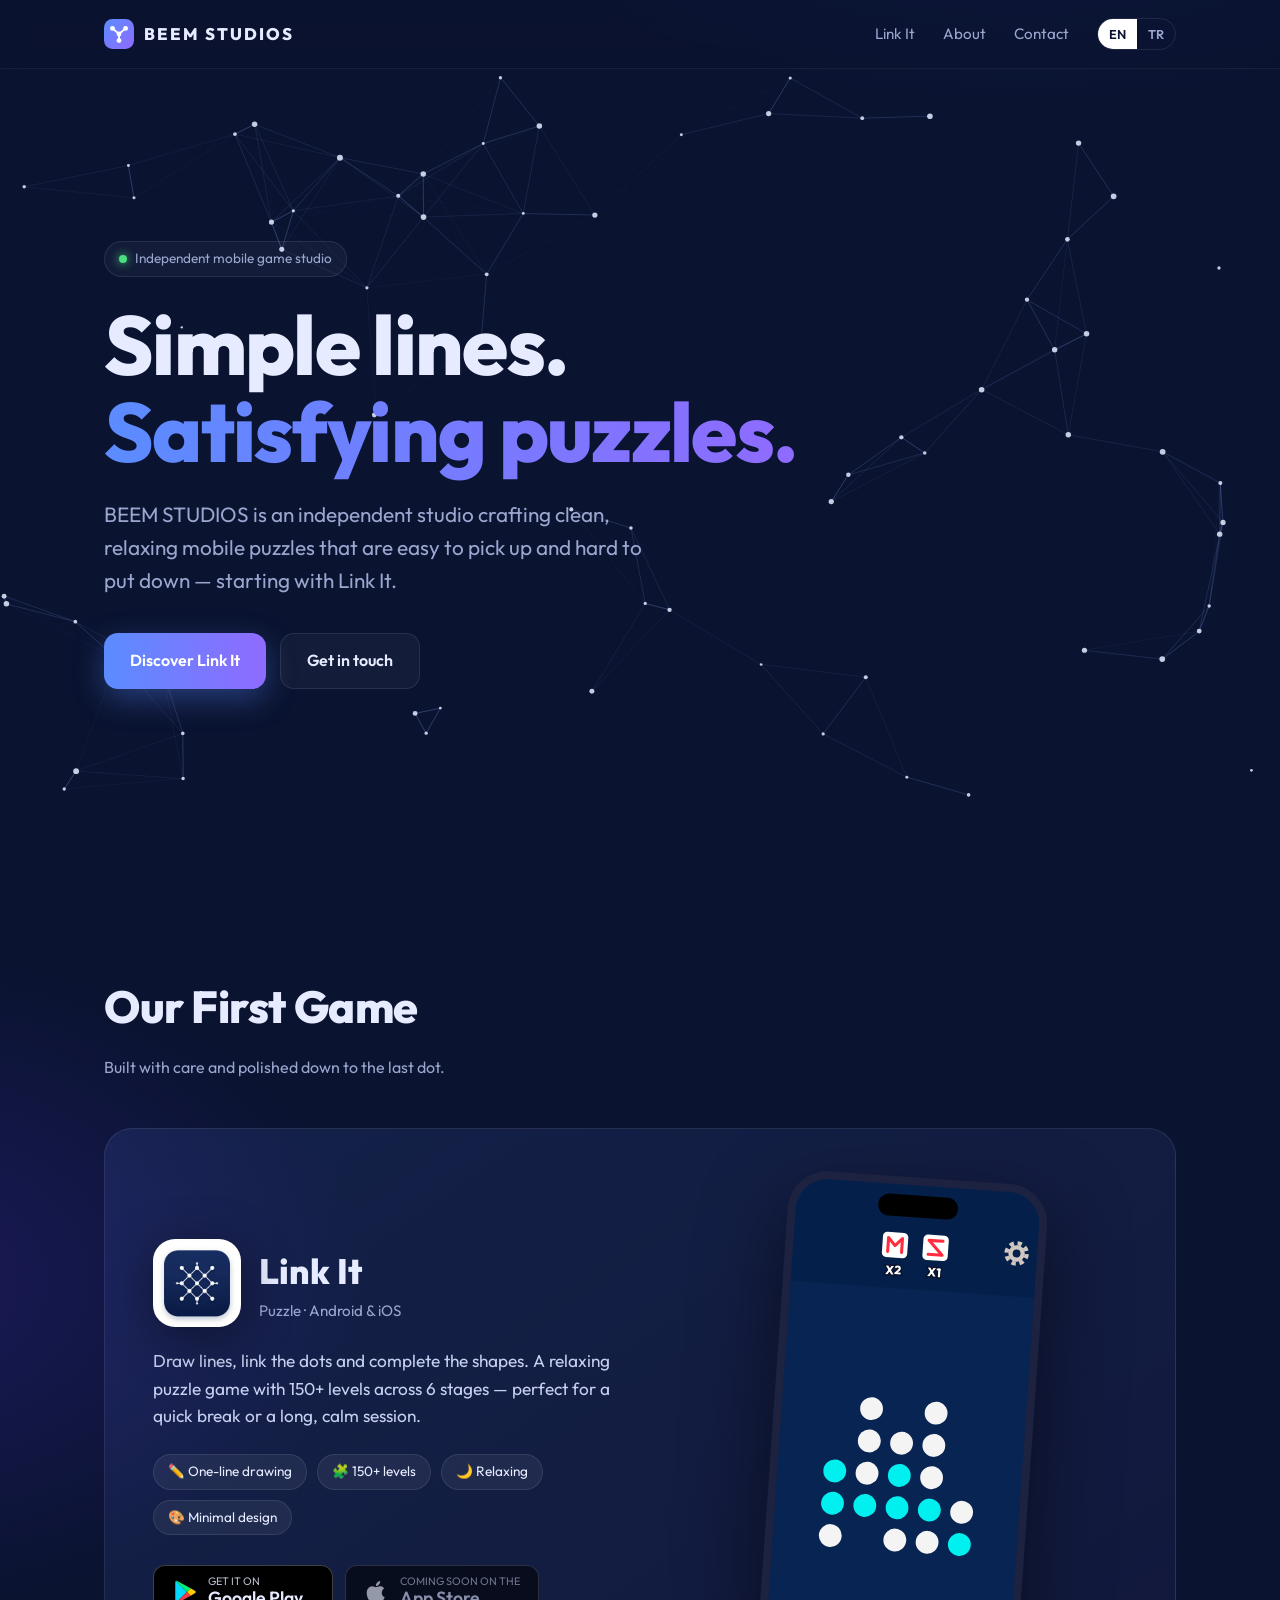
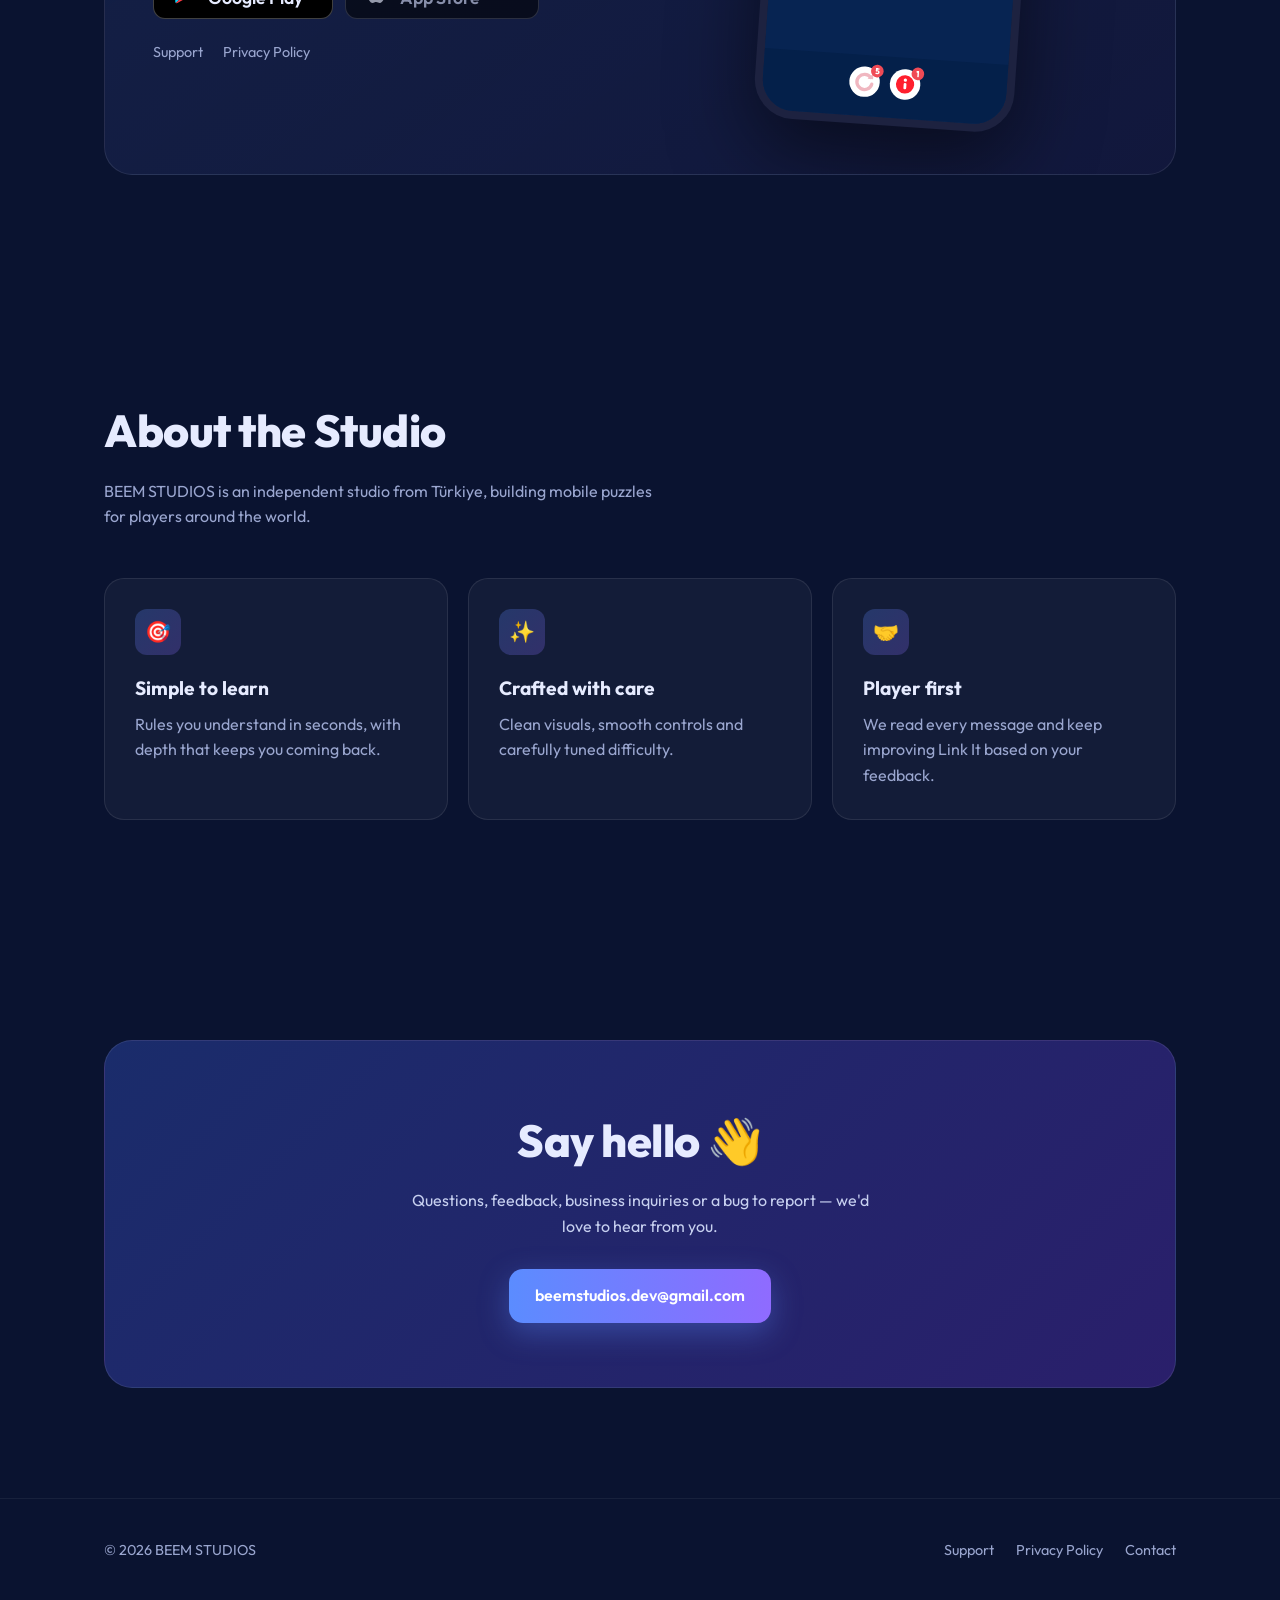
<file: index.html>
<!DOCTYPE html>
<html lang="en">
<head>
    <meta charset="UTF-8">
    <meta name="viewport" content="width=device-width, initial-scale=1.0">
    <title>BEEM STUDIOS — Independent Mobile Game Studio</title>
    <meta name="description" content="BEEM STUDIOS is an independent mobile game studio, developer of Link It — a relaxing line-drawing puzzle game for Android and iOS.">
    <meta name="theme-color" content="#0a1330">
    <link rel="icon" type="image/png" href="/assets/linkit-icon.png">
    <link rel="apple-touch-icon" href="/assets/linkit-icon.png">

    <meta property="og:type" content="website">
    <meta property="og:title" content="BEEM STUDIOS">
    <meta property="og:description" content="Independent mobile game studio. Makers of Link It.">
    <meta property="og:url" content="https://beemstudios.dev/">
    <meta property="og:image" content="https://beemstudios.dev/assets/linkit-icon.png">

    <link rel="preconnect" href="https://fonts.googleapis.com">
    <link rel="preconnect" href="https://fonts.gstatic.com" crossorigin>
    <link href="https://fonts.googleapis.com/css2?family=Outfit:wght@400;500;600;700;800&display=swap" rel="stylesheet">

    <style>
        :root {
            --bg: #0a1330;
            --bg-2: #0f1c45;
            --card: rgba(255, 255, 255, 0.04);
            --card-border: rgba(255, 255, 255, 0.09);
            --text: #e6ebff;
            --muted: #9aa6cf;
            --accent: #5b8cff;
            --accent-2: #8f6bff;
            --white: #ffffff;
            --radius: 20px;
        }

        * { box-sizing: border-box; }

        html { scroll-behavior: smooth; }

        body {
            margin: 0;
            font-family: 'Outfit', -apple-system, BlinkMacSystemFont, 'Segoe UI', Roboto, sans-serif;
            color: var(--text);
            background: radial-gradient(1200px 700px at 80% -10%, #1a2c6b 0%, transparent 60%),
                        radial-gradient(900px 600px at -10% 40%, #1b1a5a 0%, transparent 55%),
                        var(--bg);
            line-height: 1.6;
            overflow-x: hidden;
        }

        a { color: inherit; text-decoration: none; }

        .wrap {
            max-width: 1120px;
            margin: 0 auto;
            padding: 0 24px;
        }

        /* ---------- Nav ---------- */
        header {
            position: sticky;
            top: 0;
            z-index: 20;
            backdrop-filter: blur(12px);
            -webkit-backdrop-filter: blur(12px);
            background: rgba(10, 19, 48, 0.6);
            border-bottom: 1px solid rgba(255, 255, 255, 0.06);
        }

        nav {
            display: flex;
            align-items: center;
            justify-content: space-between;
            height: 68px;
        }

        .brand {
            display: flex;
            align-items: center;
            gap: 10px;
            font-weight: 800;
            letter-spacing: 0.12em;
            font-size: 1.05rem;
        }

        .brand svg { width: 30px; height: 30px; }

        .nav-links {
            display: flex;
            align-items: center;
            gap: 28px;
            font-size: 0.95rem;
            color: var(--muted);
        }

        .nav-links a:hover { color: var(--white); }

        .lang {
            display: flex;
            border: 1px solid var(--card-border);
            border-radius: 999px;
            overflow: hidden;
        }

        .lang button {
            background: none;
            border: 0;
            color: var(--muted);
            font: inherit;
            font-size: 0.8rem;
            font-weight: 600;
            padding: 5px 11px;
            cursor: pointer;
        }

        .lang button.active {
            background: var(--white);
            color: var(--bg);
        }

        /* ---------- Hero ---------- */
        .hero {
            position: relative;
            min-height: min(88vh, 820px);
            display: flex;
            align-items: center;
        }

        #network {
            position: absolute;
            inset: 0;
            width: 100%;
            height: 100%;
            z-index: 0;
        }

        .hero .wrap {
            position: relative;
            z-index: 1;
            width: 100%;
        }

        .eyebrow {
            display: inline-flex;
            align-items: center;
            gap: 8px;
            padding: 6px 14px;
            border: 1px solid var(--card-border);
            background: var(--card);
            border-radius: 999px;
            color: var(--muted);
            font-size: 0.85rem;
            margin-bottom: 24px;
        }

        .eyebrow .dot {
            width: 8px;
            height: 8px;
            border-radius: 50%;
            background: #4ade80;
            box-shadow: 0 0 10px #4ade80;
        }

        .hero h1 {
            font-size: clamp(2.6rem, 7vw, 5.2rem);
            line-height: 1.05;
            margin: 0 0 22px;
            font-weight: 800;
            letter-spacing: -0.02em;
            max-width: 800px;
        }

        .grad {
            background: linear-gradient(90deg, var(--accent), var(--accent-2));
            -webkit-background-clip: text;
            background-clip: text;
            color: transparent;
        }

        .hero p.lead {
            font-size: clamp(1.05rem, 2vw, 1.3rem);
            color: var(--muted);
            max-width: 560px;
            margin: 0 0 36px;
        }

        .btn-row {
            display: flex;
            flex-wrap: wrap;
            gap: 14px;
        }

        .btn {
            display: inline-flex;
            align-items: center;
            gap: 10px;
            padding: 14px 26px;
            border-radius: 14px;
            font-weight: 600;
            transition: transform 0.15s ease, box-shadow 0.15s ease, background 0.15s ease;
        }

        .btn:hover { transform: translateY(-2px); }

        .btn-primary {
            background: linear-gradient(90deg, var(--accent), var(--accent-2));
            color: var(--white);
            box-shadow: 0 10px 30px rgba(91, 140, 255, 0.35);
        }

        .btn-ghost {
            border: 1px solid var(--card-border);
            background: var(--card);
        }

        .btn-ghost:hover { background: rgba(255, 255, 255, 0.08); }

        /* ---------- Sections ---------- */
        section { padding: 110px 0; }

        .section-title {
            font-size: clamp(1.9rem, 4vw, 2.8rem);
            font-weight: 800;
            margin: 0 0 12px;
            letter-spacing: -0.01em;
        }

        .section-sub {
            color: var(--muted);
            margin: 0 0 48px;
            max-width: 560px;
        }

        /* ---------- Game card ---------- */
        .game-card {
            display: grid;
            grid-template-columns: 1.05fr 1fr;
            gap: 48px;
            align-items: center;
            padding: 48px;
            border-radius: 28px;
            background: linear-gradient(145deg, rgba(91, 140, 255, 0.12), rgba(143, 107, 255, 0.06));
            border: 1px solid var(--card-border);
            position: relative;
            overflow: hidden;
        }

        .game-head {
            display: flex;
            align-items: center;
            gap: 18px;
            margin-bottom: 20px;
        }

        .game-head img {
            width: 88px;
            height: 88px;
            border-radius: 22px;
            filter: drop-shadow(0 10px 25px rgba(0, 0, 0, 0.4));
        }

        .game-head h3 {
            margin: 0;
            font-size: 2.2rem;
            font-weight: 800;
        }

        .game-head .genre {
            color: var(--muted);
            font-size: 0.95rem;
        }

        .game-card p.desc {
            color: #c7d0f0;
            font-size: 1.08rem;
            margin: 0 0 24px;
        }

        .chips {
            display: flex;
            flex-wrap: wrap;
            gap: 10px;
            margin-bottom: 30px;
        }

        .chip {
            padding: 6px 14px;
            border-radius: 999px;
            background: rgba(255, 255, 255, 0.06);
            border: 1px solid var(--card-border);
            font-size: 0.85rem;
            color: var(--text);
        }

        .stores {
            display: flex;
            flex-wrap: wrap;
            gap: 12px;
        }

        .store {
            display: inline-flex;
            align-items: center;
            gap: 10px;
            padding: 10px 18px;
            min-width: 180px;
            border-radius: 12px;
            background: #000;
            border: 1px solid rgba(255, 255, 255, 0.25);
            transition: transform 0.15s ease, border-color 0.15s ease;
        }

        .store:hover {
            transform: translateY(-2px);
            border-color: rgba(255, 255, 255, 0.6);
        }

        .store svg { width: 26px; height: 26px; flex-shrink: 0; }

        .store span { min-width: 0; }

        .store small {
            display: block;
            font-size: 0.68rem;
            line-height: 1;
            opacity: 0.8;
        }

        .store strong {
            display: block;
            font-size: 1.1rem;
            line-height: 1.2;
            font-weight: 600;
            white-space: nowrap;
        }

        .store.soon {
            opacity: 0.55;
            pointer-events: none;
        }

        .game-links {
            margin-top: 22px;
            display: flex;
            gap: 20px;
            font-size: 0.9rem;
            color: var(--muted);
        }

        .game-links a:hover { color: var(--white); }

        /* Phone mockup with mini board */
        .phone-area {
            display: flex;
            justify-content: center;
        }

        .phone {
            width: 260px;
            aspect-ratio: 9 / 19;
            border-radius: 40px;
            background: #04204a;
            border: 8px solid #1d2240;
            box-shadow: 0 30px 80px rgba(0, 0, 0, 0.5), inset 0 0 0 1px rgba(255, 255, 255, 0.05);
            position: relative;
            overflow: hidden;
            transform: rotate(4deg);
        }

        .phone::before {
            content: "";
            position: absolute;
            top: 10px;
            left: 50%;
            width: 80px;
            height: 22px;
            border-radius: 12px;
            background: #000;
            transform: translateX(-50%);
            z-index: 2;
        }

        .phone svg {
            position: absolute;
            inset: 0;
            width: 100%;
            height: 100%;
        }

        /* Oyuncunun noktaları birleştirerek çizdiği "M" (yol uzunluğu ~175) */
        .board-line {
            stroke: #ff3b4a;
            stroke-width: 5;
            stroke-linecap: round;
            stroke-linejoin: round;
            fill: none;
            stroke-dasharray: 180;
            stroke-dashoffset: 180;
            animation: draw 4.5s ease-in-out infinite;
        }

        @keyframes draw {
            0%   { stroke-dashoffset: 180; opacity: 1; }
            15%  { stroke-dashoffset: 180; }
            60%  { stroke-dashoffset: 0; }
            88%  { stroke-dashoffset: 0; opacity: 1; }
            100% { stroke-dashoffset: 0; opacity: 0; }
        }

        /* ---------- About ---------- */
        .values {
            display: grid;
            grid-template-columns: repeat(3, 1fr);
            gap: 20px;
        }

        .value {
            padding: 30px;
            border-radius: var(--radius);
            background: var(--card);
            border: 1px solid var(--card-border);
        }

        .value .icon {
            width: 46px;
            height: 46px;
            border-radius: 12px;
            display: grid;
            place-items: center;
            background: linear-gradient(135deg, rgba(91, 140, 255, 0.25), rgba(143, 107, 255, 0.25));
            margin-bottom: 18px;
            font-size: 1.3rem;
        }

        .value h4 {
            margin: 0 0 8px;
            font-size: 1.2rem;
        }

        .value p {
            margin: 0;
            color: var(--muted);
        }

        /* ---------- Contact ---------- */
        .contact {
            text-align: center;
            padding: 64px 32px;
            border-radius: 28px;
            background: linear-gradient(135deg, #1a2c6b, #2a1f6b);
            border: 1px solid var(--card-border);
        }

        .contact h2 { margin-top: 0; }

        .contact p {
            color: #c7d0f0;
            margin: 0 auto 30px;
            max-width: 480px;
        }

        /* ---------- Footer ---------- */
        footer {
            padding: 40px 0;
            border-top: 1px solid rgba(255, 255, 255, 0.06);
            color: var(--muted);
            font-size: 0.9rem;
        }

        footer .wrap {
            display: flex;
            justify-content: space-between;
            flex-wrap: wrap;
            gap: 16px;
        }

        footer .links {
            display: flex;
            gap: 22px;
        }

        footer a:hover { color: var(--white); }

        /* ---------- Reveal ---------- */
        .reveal {
            opacity: 0;
            transform: translateY(24px);
            transition: opacity 0.7s ease, transform 0.7s ease;
        }

        .reveal.in {
            opacity: 1;
            transform: none;
        }

        /* ---------- Responsive ---------- */
        @media (max-width: 900px) {
            .game-card {
                grid-template-columns: 1fr;
                padding: 32px 24px;
            }
            .phone-area { order: -1; }
            .phone { width: 210px; }
            .values { grid-template-columns: 1fr; }
        }

        @media (max-width: 640px) {
            .wrap { padding: 0 16px; }
            .nav-links a { display: none; }
            section { padding: 72px 0; }
            .hero { min-height: min(80vh, 680px); }
            /* Telefonda butonlar alt alta ve tam genişlikte: yan yana sığmayıp yazı kutudan taşıyordu */
            .store { flex: 1 1 100%; min-width: 0; padding: 10px 14px; }
        }

        @media (prefers-reduced-motion: reduce) {
            .board-line { animation: none; stroke-dashoffset: 0; }
            .reveal { opacity: 1; transform: none; transition: none; }
            html { scroll-behavior: auto; }
        }
    </style>
</head>
<body>

    <header>
        <div class="wrap">
            <nav>
                <a href="#" class="brand" aria-label="BEEM STUDIOS">
                    <svg viewBox="0 0 32 32" aria-hidden="true">
                        <defs>
                            <linearGradient id="bg" x1="0" y1="0" x2="1" y2="1">
                                <stop offset="0" stop-color="#5b8cff"/>
                                <stop offset="1" stop-color="#8f6bff"/>
                            </linearGradient>
                        </defs>
                        <rect width="32" height="32" rx="9" fill="url(#bg)"/>
                        <path d="M9 10 L16 16 L23 10 M16 16 L16 23" stroke="#fff" stroke-width="2" stroke-linecap="round" fill="none"/>
                        <circle cx="9" cy="10" r="2.6" fill="#fff"/>
                        <circle cx="23" cy="10" r="2.6" fill="#fff"/>
                        <circle cx="16" cy="16" r="2.6" fill="#fff"/>
                        <circle cx="16" cy="23" r="2.6" fill="#fff"/>
                    </svg>
                    BEEM STUDIOS
                </a>
                <div class="nav-links">
                    <a href="#games" data-i18n="nav.games">Link It</a>
                    <a href="#about" data-i18n="nav.about">About</a>
                    <a href="#contact" data-i18n="nav.contact">Contact</a>
                    <div class="lang" role="group" aria-label="Language">
                        <button type="button" data-lang="en">EN</button>
                        <button type="button" data-lang="tr">TR</button>
                    </div>
                </div>
            </nav>
        </div>
    </header>

    <main>
        <!-- Hero -->
        <section class="hero">
            <canvas id="network" aria-hidden="true"></canvas>
            <div class="wrap">
                <div class="eyebrow"><span class="dot"></span><span data-i18n="hero.badge">Independent mobile game studio</span></div>
                <h1 data-i18n-html="hero.title">Simple lines.<br><span class="grad">Satisfying puzzles.</span></h1>
                <p class="lead" data-i18n="hero.lead">BEEM STUDIOS is an independent studio crafting clean, relaxing mobile puzzles that are easy to pick up and hard to put down — starting with Link It.</p>
                <div class="btn-row">
                    <a class="btn btn-primary" href="#games" data-i18n="hero.cta">Discover Link It</a>
                    <a class="btn btn-ghost" href="#contact" data-i18n="hero.cta2">Get in touch</a>
                </div>
            </div>
        </section>

        <!-- Games -->
        <section id="games">
            <div class="wrap">
                <h2 class="section-title reveal" data-i18n="games.title">Our First Game</h2>
                <p class="section-sub reveal" data-i18n="games.sub">Built with care and polished down to the last dot.</p>

                <article class="game-card reveal">
                    <div>
                        <div class="game-head">
                            <img src="/assets/linkit-icon.png" alt="Link It icon" width="88" height="88">
                            <div>
                                <h3>Link It</h3>
                                <div class="genre" data-i18n="linkit.genre">Puzzle · Android &amp; iOS</div>
                            </div>
                        </div>
                        <p class="desc" data-i18n="linkit.desc">Draw lines, link the dots and complete the shapes. A relaxing puzzle game with 150+ levels across 6 stages — perfect for a quick break or a long, calm session.</p>
                        <div class="chips">
                            <span class="chip" data-i18n="linkit.c1">✏️ One-line drawing</span>
                            <span class="chip" data-i18n="linkit.c2">🧩 150+ levels</span>
                            <span class="chip" data-i18n="linkit.c3">🌙 Relaxing</span>
                            <span class="chip" data-i18n="linkit.c4">🎨 Minimal design</span>
                        </div>
                        <div class="stores">
                            <a class="store" href="https://play.google.com/store/apps/details?id=com.beem_studios.link_it" target="_blank" rel="noopener">
                                <svg viewBox="0 0 24 24" aria-hidden="true">
                                    <path fill="#00d7fe" d="M3.6 1.8 13.8 12 3.6 22.2c-.4-.2-.6-.6-.6-1.1V2.9c0-.5.2-.9.6-1.1z"/>
                                    <path fill="#ffce00" d="m17.2 8.6-3.4 3.4 3.4 3.4 3.9-2.2c1.1-.6 1.1-1.8 0-2.4z"/>
                                    <path fill="#ff3a44" d="M13.8 12 3.6 22.2c.3.2.8.2 1.3-.1l12.3-6.7z"/>
                                    <path fill="#00f076" d="M13.8 12 17.2 8.6 4.9 1.9c-.5-.3-1-.3-1.3-.1z"/>
                                </svg>
                                <span><small data-i18n="store.gp">GET IT ON</small><strong>Google Play</strong></span>
                            </a>
                            <!-- TODO: App Store yayına girince href'i gerçek linkle değiştir ve "soon" class'ını kaldır -->
                            <a class="store soon" href="#" target="_blank" rel="noopener" aria-disabled="true">
                                <svg viewBox="0 0 24 24" aria-hidden="true">
                                    <path fill="#fff" d="M16.4 12.6c0-2.6 2.1-3.8 2.2-3.9-1.2-1.8-3.1-2-3.7-2-1.6-.2-3.1.9-3.9.9-.8 0-2-.9-3.4-.9-1.7 0-3.3 1-4.2 2.6-1.8 3.1-.5 7.7 1.3 10.2.9 1.2 1.9 2.6 3.2 2.6 1.3-.1 1.8-.8 3.3-.8 1.6 0 2 .8 3.4.8 1.4 0 2.3-1.3 3.1-2.5 1-1.4 1.4-2.8 1.4-2.9-.1 0-2.7-1-2.7-4.1zM13.9 5c.7-.8 1.2-2 1-3.1-1 0-2.2.7-2.9 1.5-.6.7-1.2 1.9-1 3 1.1.1 2.2-.6 2.9-1.4z"/>
                                </svg>
                                <span><small data-i18n="store.as">COMING SOON ON THE</small><strong>App Store</strong></span>
                            </a>
                        </div>
                        <div class="game-links">
                            <a href="/support/" data-i18n="link.support">Support</a>
                            <a href="/privacy/" data-i18n="link.privacy">Privacy Policy</a>
                        </div>
                    </div>

                    <div class="phone-area">
                        <div class="phone" aria-hidden="true">
                            <!-- Link It'in gerçek oyun ekranı (ekran görüntüsünden çizildi): üstte hedef şekiller,
                                 ortada nokta tahtası, altta geri al / ipucu butonları -->
                            <!-- slice: ekran çerçeveyi tamamen doldurur (üstte/altta boşluk kalmaz), yanlardan birkaç piksel kırpılır -->
                            <svg viewBox="0 0 200 420" preserveAspectRatio="xMidYMid slice">
                                <!-- oyun alanı -->
                                <rect width="200" height="420" fill="#072452"/>

                                <!-- üst bar: hedefler + ayarlar -->
                                <rect width="200" height="82" fill="#04204a"/>
                                <g>
                                    <rect x="74" y="38" width="20" height="20" rx="3.5" fill="#fff"/>
                                    <path d="M78.5 53.5 V42.5 L84 48.5 L89.5 42.5 V53.5" stroke="#ff2d3d" stroke-width="2.4" fill="none" stroke-linecap="round" stroke-linejoin="round"/>
                                    <rect x="106" y="38" width="20" height="20" rx="3.5" fill="#fff"/>
                                    <path d="M121.5 42.5 H110.5 L121.5 53.5 H110.5" stroke="#ff2d3d" stroke-width="2.4" fill="none" stroke-linecap="round" stroke-linejoin="round"/>
                                    <g font-family="Outfit, sans-serif" font-size="9.5" font-weight="800" fill="#fff" stroke="#0b1026" stroke-width="2" paint-order="stroke" text-anchor="middle">
                                        <text x="84" y="71">X2</text>
                                        <text x="116" y="71">X1</text>
                                    </g>
                                </g>
                                <g fill="none" stroke="#cfc7c0">
                                    <circle cx="180" cy="48" r="8" stroke-width="3.4" stroke-dasharray="3.4 2.88"/>
                                    <circle cx="180" cy="48" r="4.8" stroke-width="3.4"/>
                                </g>

                                <!-- oyuncunun çizdiği M (noktaların altında) -->
                                <path class="board-line" d="M74.5 229 V178 L100 203.5 L125.5 178 V229"/>

                                <!-- nokta tahtası -->
                                <g fill="#f4f4f4">
                                    <circle cx="74.5" cy="178" r="9"/>
                                    <circle cx="125.5" cy="178" r="9"/>
                                    <circle cx="74.5" cy="203.5" r="9"/>
                                    <circle cx="100" cy="203.5" r="9"/>
                                    <circle cx="125.5" cy="203.5" r="9"/>
                                    <circle cx="74.5" cy="229" r="9"/>
                                    <circle cx="125.5" cy="229" r="9"/>
                                    <circle cx="151" cy="254.5" r="9"/>
                                    <circle cx="49" cy="280" r="9"/>
                                    <circle cx="100" cy="280" r="9"/>
                                    <circle cx="125.5" cy="280" r="9"/>
                                </g>
                                <g fill="#00f0f0">
                                    <circle cx="49" cy="229" r="9"/>
                                    <circle cx="100" cy="229" r="9"/>
                                    <circle cx="49" cy="254.5" r="9"/>
                                    <circle cx="74.5" cy="254.5" r="9"/>
                                    <circle cx="100" cy="254.5" r="9"/>
                                    <circle cx="125.5" cy="254.5" r="9"/>
                                    <circle cx="151" cy="280" r="9"/>
                                </g>

                                <!-- alt bar: geri al + ipucu -->
                                <rect y="372" width="200" height="48" fill="#04204a"/>
                                <circle cx="84" cy="393" r="12" fill="#fff"/>
                                <path d="M88.6 389.4 A6 6 0 1 0 89.8 394.6" stroke="#f0b7c0" stroke-width="2.6" fill="none" stroke-linecap="round"/>
                                <path d="M90.6 386.2 V390.6 H86.2 Z" fill="#f0b7c0"/>
                                <circle cx="116" cy="393" r="12" fill="#fff"/>
                                <circle cx="116" cy="393" r="7.2" fill="#ff1f2d"/>
                                <circle cx="116" cy="389.6" r="1.3" fill="#fff"/>
                                <rect x="114.9" y="391.8" width="2.2" height="5" rx="1" fill="#fff"/>
                                <g font-family="Outfit, sans-serif" font-size="6.5" font-weight="800" fill="#fff" text-anchor="middle">
                                    <circle cx="93.5" cy="384" r="5" fill="#f04a55"/>
                                    <text x="93.5" y="386.3">5</text>
                                    <circle cx="125.5" cy="384" r="5" fill="#f04a55"/>
                                    <text x="125.5" y="386.3">1</text>
                                </g>
                            </svg>
                        </div>
                    </div>
                </article>
            </div>
        </section>

        <!-- About -->
        <section id="about">
            <div class="wrap">
                <h2 class="section-title reveal" data-i18n="about.title">About the Studio</h2>
                <p class="section-sub reveal" data-i18n="about.sub">BEEM STUDIOS is an independent studio from Türkiye, building mobile puzzles for players around the world.</p>
                <div class="values">
                    <div class="value reveal">
                        <div class="icon">🎯</div>
                        <h4 data-i18n="v1.t">Simple to learn</h4>
                        <p data-i18n="v1.d">Rules you understand in seconds, with depth that keeps you coming back.</p>
                    </div>
                    <div class="value reveal">
                        <div class="icon">✨</div>
                        <h4 data-i18n="v2.t">Crafted with care</h4>
                        <p data-i18n="v2.d">Clean visuals, smooth controls and carefully tuned difficulty.</p>
                    </div>
                    <div class="value reveal">
                        <div class="icon">🤝</div>
                        <h4 data-i18n="v3.t">Player first</h4>
                        <p data-i18n="v3.d">We read every message and keep improving Link It based on your feedback.</p>
                    </div>
                </div>
            </div>
        </section>

        <!-- Contact -->
        <section id="contact">
            <div class="wrap">
                <div class="contact reveal">
                    <h2 class="section-title" data-i18n="contact.title">Say hello 👋</h2>
                    <p data-i18n="contact.sub">Questions, feedback, business inquiries or a bug to report — we'd love to hear from you.</p>
                    <a class="btn btn-primary" href="mailto:beemstudios.dev@gmail.com">beemstudios.dev@gmail.com</a>
                </div>
            </div>
        </section>
    </main>

    <footer>
        <div class="wrap">
            <span>© <span id="year">2026</span> BEEM STUDIOS</span>
            <div class="links">
                <a href="/support/" data-i18n="link.support">Support</a>
                <a href="/privacy/" data-i18n="link.privacy">Privacy Policy</a>
                <a href="mailto:beemstudios.dev@gmail.com" data-i18n="nav.contact">Contact</a>
            </div>
        </div>
    </footer>

    <script>
        // ---------- i18n ----------
        const T = {
            tr: {
                'nav.games': 'Link It',
                'nav.about': 'Hakkımızda',
                'nav.contact': 'İletişim',
                'hero.badge': 'Bağımsız mobil oyun stüdyosu',
                'hero.title': 'Basit çizgiler.<br><span class="grad">Keyifli bulmacalar.</span>',
                'hero.lead': 'BEEM STUDIOS; öğrenmesi kolay, bırakması zor, sade ve rahatlatıcı mobil bulmacalar üreten bağımsız bir stüdyo. İlk oyunumuz Link It ile tanışın.',
                'hero.cta': 'Link It\'i keşfet',
                'hero.cta2': 'Bize ulaş',
                'games.title': 'İlk Oyunumuz',
                'games.sub': 'Özenle geliştirildi, son noktasına kadar cilalandı.',
                'linkit.genre': 'Bulmaca · Android & iOS',
                'linkit.desc': 'Çizgileri çiz, noktaları birleştir, şekilleri tamamla. 6 aşamada 150+ bölümüyle kısa bir mola ya da uzun ve sakin bir oyun seansı için rahatlatıcı bir bulmaca oyunu.',
                'linkit.c1': '✏️ Tek çizgide çizim',
                'linkit.c2': '🧩 150+ bölüm',
                'linkit.c3': '🌙 Rahatlatıcı',
                'linkit.c4': '🎨 Sade tasarım',
                'store.gp': "HEMEN İNDİR",
                'store.as': "YAKINDA",
                'link.support': 'Destek',
                'link.privacy': 'Gizlilik Politikası',
                'about.title': 'Stüdyo Hakkında',
                'about.sub': 'BEEM STUDIOS, Türkiye\'den dünyanın dört bir yanındaki oyunculara mobil bulmacalar geliştiren bağımsız bir stüdyodur.',
                'v1.t': 'Kolay öğrenilir',
                'v1.d': 'Kuralları saniyeler içinde anlaşılan, ama tekrar tekrar döndüren bir derinlik.',
                'v2.t': 'Özenle üretilir',
                'v2.d': 'Temiz görseller, akıcı kontroller ve özenle ayarlanmış zorluk.',
                'v3.t': 'Önce oyuncu',
                'v3.d': 'Her mesajı okuyor, Link It\'i geri bildirimlerinizle geliştirmeye devam ediyoruz.',
                'contact.title': 'Merhaba de 👋',
                'contact.sub': 'Soru, geri bildirim, iş birliği ya da bildirmek istediğin bir hata — senden haber almak isteriz.'
            }
        };

        const nodes = document.querySelectorAll('[data-i18n], [data-i18n-html]');
        nodes.forEach(el => {
            el.dataset.en = el.hasAttribute('data-i18n-html') ? el.innerHTML : el.textContent;
        });

        function setLang(lang) {
            nodes.forEach(el => {
                const key = el.dataset.i18n || el.dataset.i18nHtml;
                const val = lang === 'en' ? el.dataset.en : (T[lang] && T[lang][key]) || el.dataset.en;
                if (el.hasAttribute('data-i18n-html')) el.innerHTML = val; else el.textContent = val;
            });
            document.documentElement.lang = lang;
            document.querySelectorAll('.lang button').forEach(b => b.classList.toggle('active', b.dataset.lang === lang));
            try { localStorage.setItem('lang', lang); } catch (e) {}
        }

        document.querySelectorAll('.lang button').forEach(b => b.addEventListener('click', () => setLang(b.dataset.lang)));

        let initial = 'en';
        try { initial = localStorage.getItem('lang') || ''; } catch (e) {}
        if (!initial) initial = (navigator.language || '').toLowerCase().startsWith('tr') ? 'tr' : 'en';
        setLang(initial);

        document.getElementById('year').textContent = new Date().getFullYear();

        // ---------- Reveal on scroll ----------
        const io = new IntersectionObserver(entries => {
            entries.forEach(e => { if (e.isIntersecting) { e.target.classList.add('in'); io.unobserve(e.target); } });
        }, { threshold: 0.15 });
        document.querySelectorAll('.reveal').forEach(el => io.observe(el));

        // ---------- Connected-dots background ----------
        (function () {
            const canvas = document.getElementById('network');
            const ctx = canvas.getContext('2d');
            const reduce = window.matchMedia('(prefers-reduced-motion: reduce)').matches;
            let w, h, pts = [], dpr = Math.min(window.devicePixelRatio || 1, 2);
            const mouse = { x: -9999, y: -9999 };

            function resize() {
                const r = canvas.getBoundingClientRect();
                w = r.width; h = r.height;
                canvas.width = w * dpr; canvas.height = h * dpr;
                ctx.setTransform(dpr, 0, 0, dpr, 0, 0);
                const count = Math.round(Math.min(90, (w * h) / 14000));
                pts = Array.from({ length: count }, () => ({
                    x: Math.random() * w,
                    y: Math.random() * h,
                    vx: (Math.random() - 0.5) * 0.35,
                    vy: (Math.random() - 0.5) * 0.35,
                    r: Math.random() * 1.8 + 1.2
                }));
            }

            function frame() {
                ctx.clearRect(0, 0, w, h);
                const maxD = 140;
                for (let i = 0; i < pts.length; i++) {
                    const p = pts[i];
                    if (!reduce) {
                        p.x += p.vx; p.y += p.vy;
                        if (p.x < 0 || p.x > w) p.vx *= -1;
                        if (p.y < 0 || p.y > h) p.vy *= -1;
                    }
                    for (let j = i + 1; j < pts.length; j++) {
                        const q = pts[j];
                        const dx = p.x - q.x, dy = p.y - q.y, d = Math.hypot(dx, dy);
                        if (d < maxD) {
                            ctx.strokeStyle = `rgba(140,170,255,${(1 - d / maxD) * 0.35})`;
                            ctx.lineWidth = 1;
                            ctx.beginPath(); ctx.moveTo(p.x, p.y); ctx.lineTo(q.x, q.y); ctx.stroke();
                        }
                    }
                    const md = Math.hypot(p.x - mouse.x, p.y - mouse.y);
                    if (md < 180) {
                        ctx.strokeStyle = `rgba(255,255,255,${(1 - md / 180) * 0.5})`;
                        ctx.beginPath(); ctx.moveTo(p.x, p.y); ctx.lineTo(mouse.x, mouse.y); ctx.stroke();
                    }
                    ctx.fillStyle = 'rgba(230,236,255,0.85)';
                    ctx.beginPath(); ctx.arc(p.x, p.y, p.r, 0, Math.PI * 2); ctx.fill();
                }
                if (!reduce) requestAnimationFrame(frame);
            }

            canvas.parentElement.addEventListener('mousemove', e => {
                const r = canvas.getBoundingClientRect();
                mouse.x = e.clientX - r.left; mouse.y = e.clientY - r.top;
            });
            canvas.parentElement.addEventListener('mouseleave', () => { mouse.x = mouse.y = -9999; });
            window.addEventListener('resize', () => { resize(); if (reduce) frame(); });
            resize(); frame();
        })();
    </script>
</body>
</html>
</file>
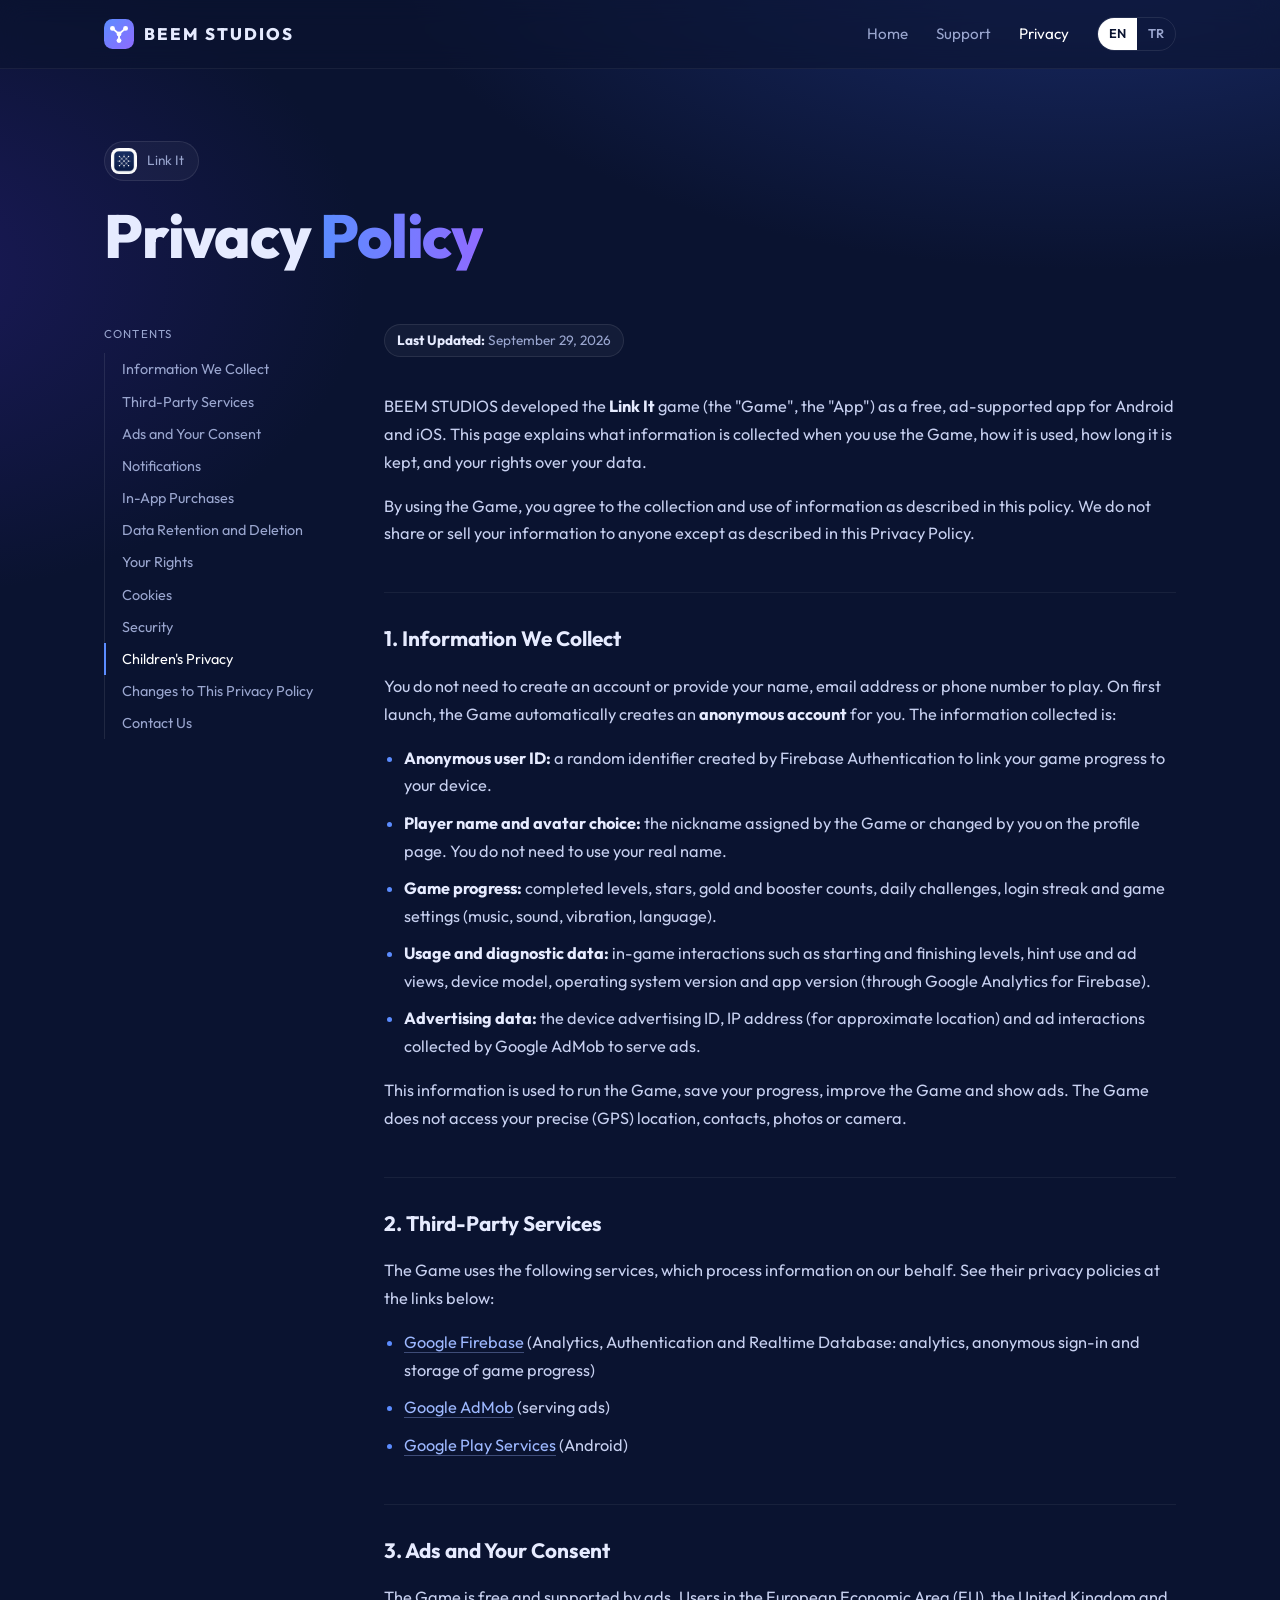
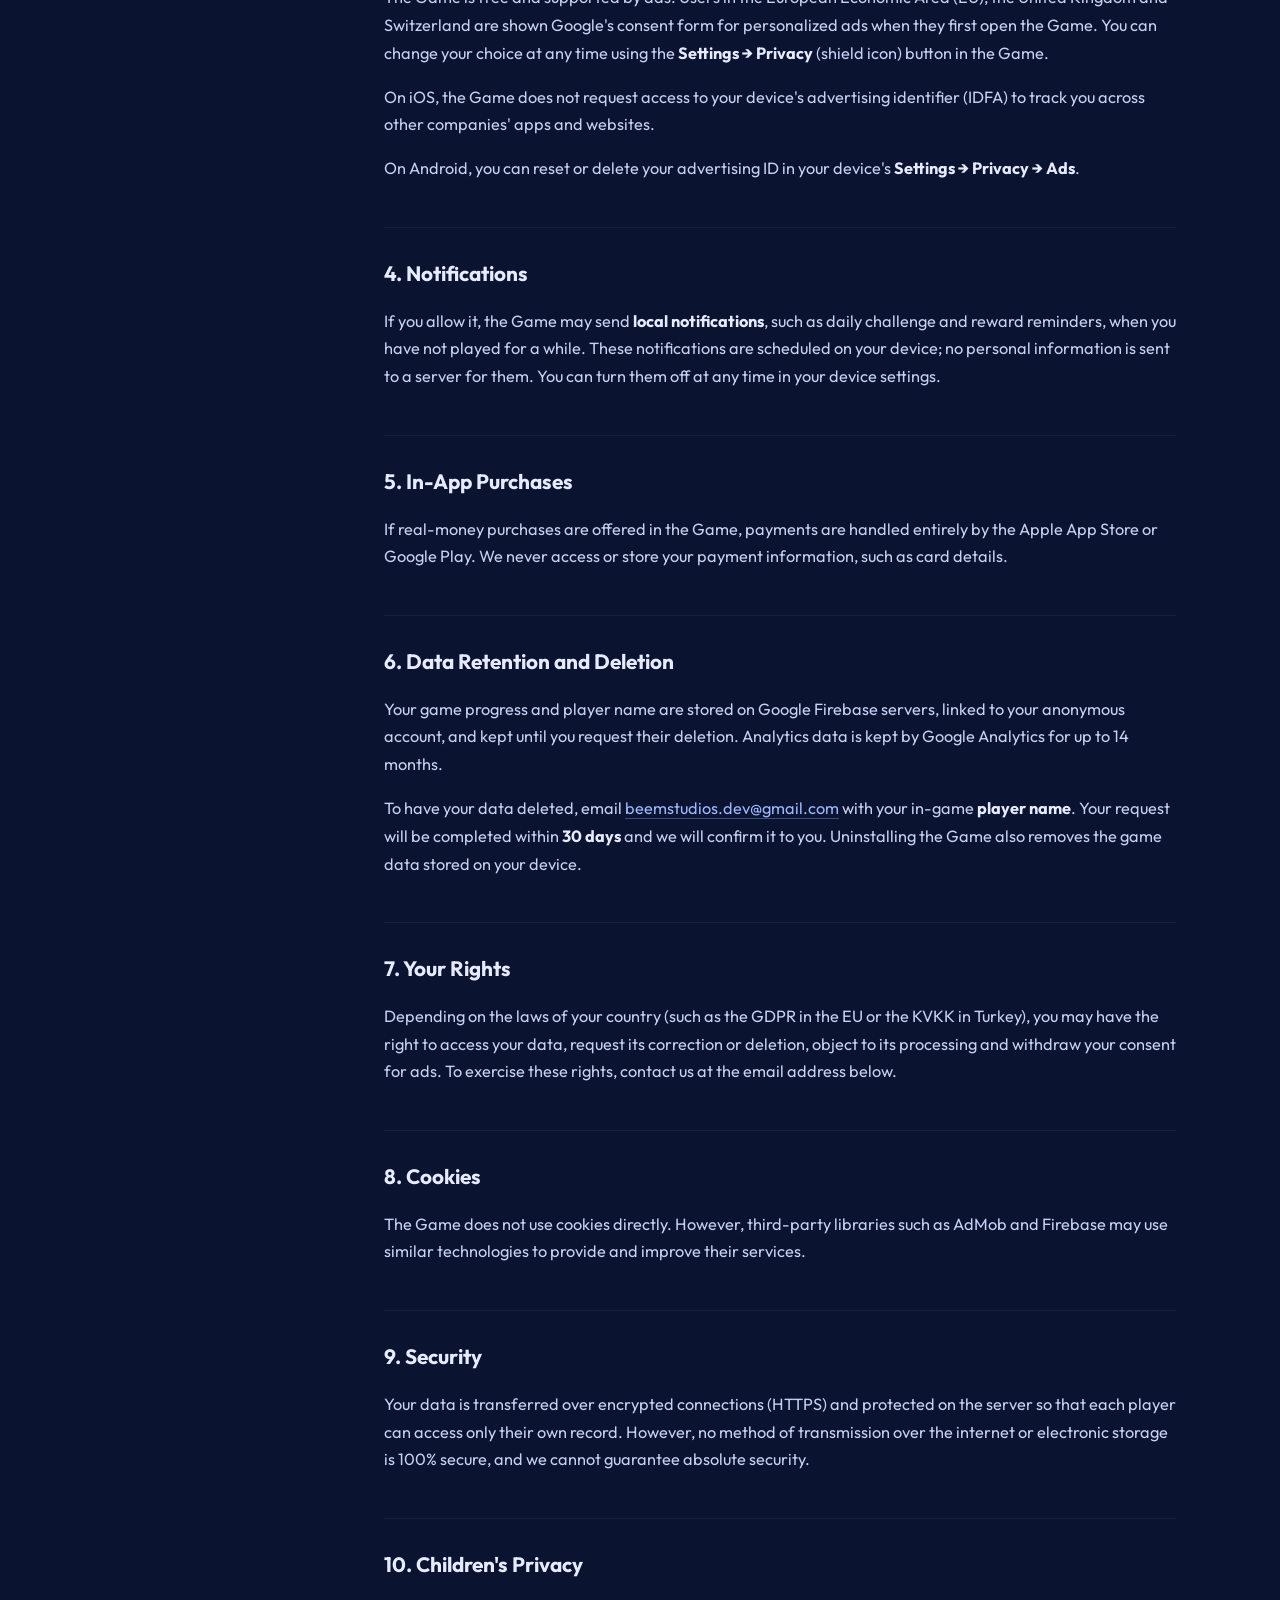
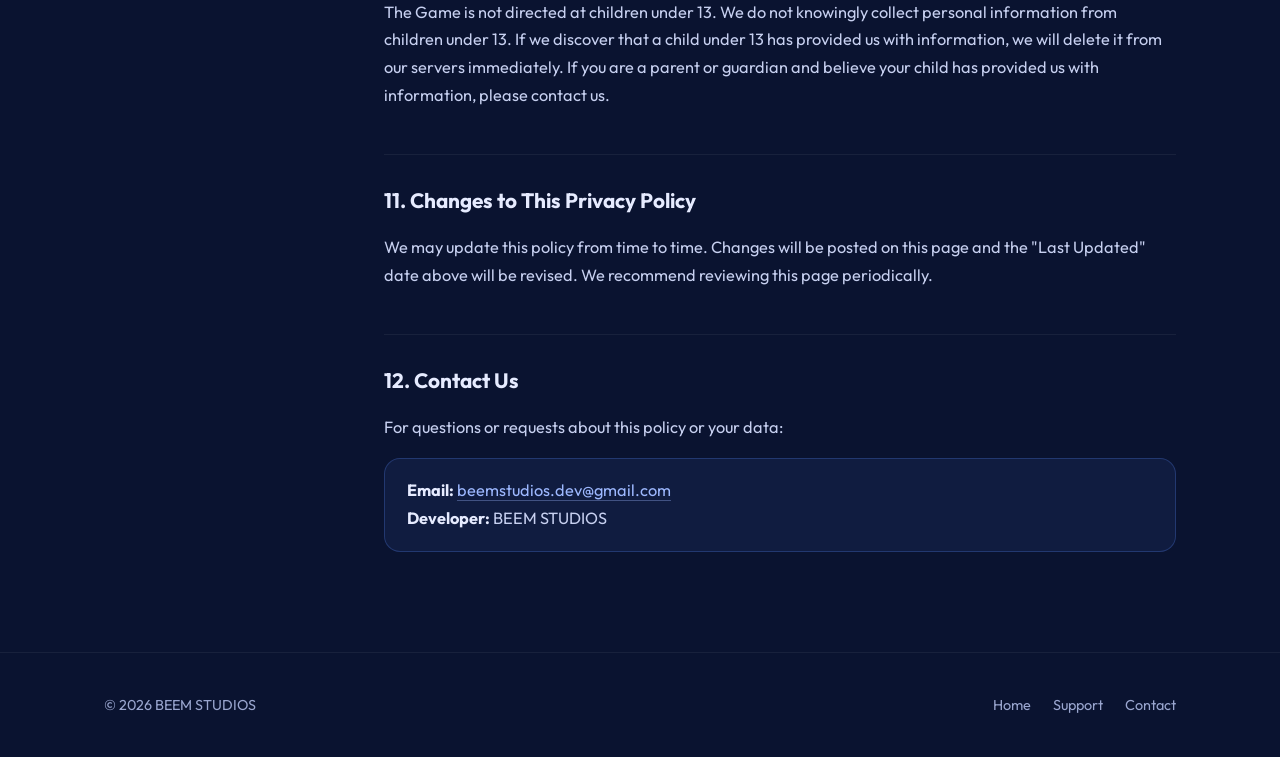
<file: privacy/index.html>
<!DOCTYPE html>
<html lang="tr">
<head>
    <meta charset="UTF-8">
    <meta name="viewport" content="width=device-width, initial-scale=1.0">
    <title>Privacy Policy - BEEM STUDIOS</title>
    <meta name="description" content="Link It privacy policy. / Link It gizlilik politikası.">
    <meta name="theme-color" content="#0a1330">
    <link rel="icon" type="image/png" href="/assets/linkit-icon.png">
    <link rel="apple-touch-icon" href="/assets/linkit-icon.png">
    <link rel="preconnect" href="https://fonts.googleapis.com">
    <link rel="preconnect" href="https://fonts.gstatic.com" crossorigin>
    <link href="https://fonts.googleapis.com/css2?family=Outfit:wght@400;500;600;700;800&display=swap" rel="stylesheet">
    <link rel="stylesheet" href="/assets/site.css">
</head>
<body data-title-tr="Gizlilik Politikası - BEEM STUDIOS" data-title-en="Privacy Policy - BEEM STUDIOS">

    <header>
        <div class="wrap">
            <nav>
                <a href="/" class="brand" aria-label="BEEM STUDIOS">
                    <svg viewBox="0 0 32 32" aria-hidden="true">
                        <defs>
                            <linearGradient id="bg" x1="0" y1="0" x2="1" y2="1">
                                <stop offset="0" stop-color="#5b8cff"/>
                                <stop offset="1" stop-color="#8f6bff"/>
                            </linearGradient>
                        </defs>
                        <rect width="32" height="32" rx="9" fill="url(#bg)"/>
                        <path d="M9 10 L16 16 L23 10 M16 16 L16 23" stroke="#fff" stroke-width="2" stroke-linecap="round" fill="none"/>
                        <circle cx="9" cy="10" r="2.6" fill="#fff"/>
                        <circle cx="23" cy="10" r="2.6" fill="#fff"/>
                        <circle cx="16" cy="16" r="2.6" fill="#fff"/>
                        <circle cx="16" cy="23" r="2.6" fill="#fff"/>
                    </svg>
                    <span class="hide-sm">BEEM STUDIOS</span>
                </a>
                <div class="nav-links">
                    <a href="/" class="hide-sm" data-tr="Ana Sayfa">Home</a>
                    <a href="/support/" data-tr="Destek">Support</a>
                    <a href="/privacy/" aria-current="page" data-tr="Gizlilik">Privacy</a>
                    <div class="lang" role="group" aria-label="Language">
                        <button type="button" data-lang="en">EN</button>
                        <button type="button" data-lang="tr">TR</button>
                    </div>
                </div>
            </nav>
        </div>
    </header>

    <main class="wrap">

        <!-- TÜRKÇE BÖLÜM -->
        <div id="tr" data-lang-block="tr" lang="tr">
            <section class="page-hero">
                <div class="crumb"><img src="/assets/linkit-icon.png" alt="">Link It</div>
                <h1>Gizlilik <span class="grad">Politikası</span></h1>
            </section>

            <div class="doc">
                <aside class="toc" aria-label="İçindekiler">
                    <div class="label">İçindekiler</div>
                    <ol></ol>
                </aside>

                <article class="prose">
                    <p class="updated"><strong>Son Güncelleme Tarihi:</strong> 29 Eylül 2026</p>

                    <p>BEEM STUDIOS, <strong>Link It</strong> oyununu ("Oyun", "Uygulama") Android ve iOS için ücretsiz, reklam destekli bir uygulama olarak geliştirmiştir. Bu sayfa, Oyunu kullandığınızda hangi bilgilerin toplandığını, nasıl kullanıldığını, ne kadar saklandığını ve verileriniz üzerindeki haklarınızı açıklar.</p>

                    <p>Oyunu kullanarak bu politikada açıklanan şekilde bilgi toplanmasını ve kullanılmasını kabul etmiş olursunuz. Bilgilerinizi bu politikada açıklananlar dışında kimseyle paylaşmayız ve satmayız.</p>

                    <h3>1. Topladığımız Bilgiler</h3>
                    <p>Oyunda hesap oluşturmanız, adınızı, e-posta adresinizi veya telefon numaranızı vermeniz gerekmez. Oyun ilk açılışta sizin için otomatik olarak <strong>anonim bir hesap</strong> oluşturur. Toplanan bilgiler şunlardır:</p>
                    <ul>
                        <li><strong>Anonim kullanıcı kimliği:</strong> Oyun ilerlemenizi cihazınızla eşleştirmek için Firebase Authentication tarafından oluşturulan rastgele bir kimlik.</li>
                        <li><strong>Oyuncu adı ve avatar seçimi:</strong> Oyunun otomatik verdiği veya profil sayfasından sizin değiştirdiğiniz takma ad. Gerçek adınızı kullanmanız gerekmez.</li>
                        <li><strong>Oyun ilerlemesi:</strong> Geçilen bölümler, yıldızlar, altın ve güçlendirici sayıları, günlük görevler, giriş serisi ve oyun ayarları (müzik, ses, titreşim, dil).</li>
                        <li><strong>Kullanım ve tanılama verileri:</strong> Bölüme başlama ve bitirme, ipucu kullanımı, reklam izleme gibi oyun içi etkileşimler, cihaz modeli, işletim sistemi sürümü ve uygulama sürümü (Google Analytics for Firebase aracılığıyla).</li>
                        <li><strong>Reklam verileri:</strong> Reklam gösterimi için Google AdMob tarafından toplanan cihaz reklam kimliği, IP adresi (yaklaşık konum için) ve reklam etkileşimleri.</li>
                    </ul>
                    <p>Bu bilgiler Oyunu çalıştırmak, ilerlemenizi kaydetmek, Oyunu geliştirmek ve reklam göstermek için kullanılır. Oyun, konumunuzu (GPS), kişilerinizi, fotoğraflarınızı veya kameranızı kullanmaz.</p>

                    <h3>2. Üçüncü Taraf Hizmetler</h3>
                    <p>Oyun, bilgileri bizim adımıza işleyen aşağıdaki hizmetleri kullanır. Bu hizmetlerin kendi gizlilik politikaları için bağlantılara bakabilirsiniz:</p>
                    <ul>
                        <li><a href="https://firebase.google.com/support/privacy" target="_blank" rel="noopener">Google Firebase</a> (Analytics, Authentication ve Realtime Database: analiz, anonim giriş ve oyun ilerlemesinin saklanması)</li>
                        <li><a href="https://support.google.com/admob/answer/6128543" target="_blank" rel="noopener">Google AdMob</a> (reklam gösterimi)</li>
                        <li><a href="https://policies.google.com/privacy" target="_blank" rel="noopener">Google Play Hizmetleri</a> (Android)</li>
                    </ul>

                    <h3>3. Reklamlar ve İzniniz</h3>
                    <p>Oyun ücretsizdir ve reklamlarla desteklenir. Avrupa Ekonomik Alanı (AB), İngiltere ve İsviçre'deki kullanıcılara, kişiselleştirilmiş reklamlar için oyunun ilk açılışında Google'ın izin penceresi gösterilir. İzninizi istediğiniz zaman oyundaki <strong>Ayarlar → Gizlilik</strong> (kalkan simgesi) butonundan değiştirebilirsiniz.</p>
                    <p>iOS'ta Oyun, sizi diğer şirketlerin uygulamaları ve web sitelerinde izlemek (tracking) için cihazınızın reklam kimliğine (IDFA) erişim istemez.</p>
                    <p>Android'de reklam kimliğinizi cihazınızın <strong>Ayarlar → Gizlilik → Reklamlar</strong> bölümünden sıfırlayabilir veya silebilirsiniz.</p>

                    <h3>4. Bildirimler</h3>
                    <p>İzin vermeniz halinde Oyun, bir süre oynamadığınızda size günlük görev ve ödül hatırlatmaları gibi <strong>yerel bildirimler</strong> gönderebilir. Bu bildirimler doğrudan cihazınızda planlanır; bunun için herhangi bir kişisel bilgi sunucuya gönderilmez. Bildirimleri istediğiniz zaman cihazınızın ayarlarından kapatabilirsiniz.</p>

                    <h3>5. Uygulama İçi Satın Almalar</h3>
                    <p>Oyunda gerçek parayla satın alma sunulması halinde, ödeme işlemleri tamamen Apple App Store veya Google Play tarafından yürütülür. Kart bilgileriniz gibi ödeme bilgilerinize hiçbir şekilde erişmeyiz ve bunları saklamayız.</p>

                    <h3>6. Veri Saklama ve Silme</h3>
                    <p>Oyun ilerlemeniz ve oyuncu adınız, anonim hesabınıza bağlı olarak Google Firebase sunucularında saklanır ve siz silinmesini isteyene kadar tutulur. Analiz verileri Google Analytics tarafından en fazla 14 ay saklanır.</p>
                    <p>Verilerinizin silinmesini istiyorsanız, oyundaki <strong>oyuncu adınızı</strong> belirterek <a href="mailto:beemstudios.dev@gmail.com">beemstudios.dev@gmail.com</a> adresine e-posta gönderin. Talebiniz en geç <strong>30 gün</strong> içinde yerine getirilir ve size bilgi verilir. Oyunu cihazınızdan silmek, cihazınızdaki oyun verilerini de kaldırır.</p>

                    <h3>7. Haklarınız</h3>
                    <p>Bulunduğunuz ülkenin mevzuatına göre (Türkiye'de 6698 sayılı KVKK, AB'de GDPR gibi) verilerinize erişme, düzeltilmesini veya silinmesini isteme, işlenmesine itiraz etme ve reklam iznini geri çekme haklarına sahip olabilirsiniz. Bu haklarınızı kullanmak için aşağıdaki e-posta adresinden bize ulaşabilirsiniz.</p>

                    <h3>8. Çerezler (Cookies)</h3>
                    <p>Oyun doğrudan çerez kullanmaz. Ancak AdMob ve Firebase gibi üçüncü taraf kütüphaneler, hizmetlerini sağlamak ve geliştirmek için benzer teknolojiler kullanabilir.</p>

                    <h3>9. Güvenlik</h3>
                    <p>Verileriniz şifreli bağlantılar (HTTPS) üzerinden aktarılır ve sunucuda her oyuncu yalnızca kendi kaydına erişebilecek şekilde korunur. Yine de internet üzerinden hiçbir aktarım veya depolama yönteminin %100 güvenli olmadığını ve mutlak güvenliği garanti edemeyeceğimizi hatırlatırız.</p>

                    <h3>10. Çocukların Gizliliği</h3>
                    <p>Oyun 13 yaşın altındaki çocuklara yönelik değildir. 13 yaşın altındaki çocuklardan bilerek kişisel bilgi toplamayız. 13 yaşından küçük bir çocuğun bize bilgi sağladığını fark etmemiz halinde bu bilgileri sunucularımızdan derhal sileriz. Ebeveyn veya vasi iseniz ve çocuğunuzun bize bilgi sağladığını düşünüyorsanız lütfen bizimle iletişime geçin.</p>

                    <h3>11. Bu Gizlilik Politikasındaki Değişiklikler</h3>
                    <p>Bu politikayı zaman zaman güncelleyebiliriz. Değişiklikler bu sayfada yayınlanır ve üstteki "Son Güncelleme Tarihi" değiştirilir. Bu sayfayı düzenli olarak gözden geçirmenizi öneririz.</p>

                    <h3>12. Bize Ulaşın</h3>
                    <p>Gizlilik politikamız veya verileriniz hakkında soru ve talepleriniz için:</p>
                    <div class="contact-info">
                        <strong>E-posta:</strong> <a href="mailto:beemstudios.dev@gmail.com">beemstudios.dev@gmail.com</a><br>
                        <strong>Geliştirici:</strong> BEEM STUDIOS
                    </div>
                </article>
            </div>
        </div>

        <!-- İNGİLİZCE BÖLÜM -->
        <div id="en" data-lang-block="en" lang="en">
            <section class="page-hero">
                <div class="crumb"><img src="/assets/linkit-icon.png" alt="">Link It</div>
                <h1>Privacy <span class="grad">Policy</span></h1>
            </section>

            <div class="doc">
                <aside class="toc" aria-label="Contents">
                    <div class="label">Contents</div>
                    <ol></ol>
                </aside>

                <article class="prose">
                    <p class="updated"><strong>Last Updated:</strong> September 29, 2026</p>

                    <p>BEEM STUDIOS developed the <strong>Link It</strong> game (the "Game", the "App") as a free, ad-supported app for Android and iOS. This page explains what information is collected when you use the Game, how it is used, how long it is kept, and your rights over your data.</p>

                    <p>By using the Game, you agree to the collection and use of information as described in this policy. We do not share or sell your information to anyone except as described in this Privacy Policy.</p>

                    <h3>1. Information We Collect</h3>
                    <p>You do not need to create an account or provide your name, email address or phone number to play. On first launch, the Game automatically creates an <strong>anonymous account</strong> for you. The information collected is:</p>
                    <ul>
                        <li><strong>Anonymous user ID:</strong> a random identifier created by Firebase Authentication to link your game progress to your device.</li>
                        <li><strong>Player name and avatar choice:</strong> the nickname assigned by the Game or changed by you on the profile page. You do not need to use your real name.</li>
                        <li><strong>Game progress:</strong> completed levels, stars, gold and booster counts, daily challenges, login streak and game settings (music, sound, vibration, language).</li>
                        <li><strong>Usage and diagnostic data:</strong> in-game interactions such as starting and finishing levels, hint use and ad views, device model, operating system version and app version (through Google Analytics for Firebase).</li>
                        <li><strong>Advertising data:</strong> the device advertising ID, IP address (for approximate location) and ad interactions collected by Google AdMob to serve ads.</li>
                    </ul>
                    <p>This information is used to run the Game, save your progress, improve the Game and show ads. The Game does not access your precise (GPS) location, contacts, photos or camera.</p>

                    <h3>2. Third-Party Services</h3>
                    <p>The Game uses the following services, which process information on our behalf. See their privacy policies at the links below:</p>
                    <ul>
                        <li><a href="https://firebase.google.com/support/privacy" target="_blank" rel="noopener">Google Firebase</a> (Analytics, Authentication and Realtime Database: analytics, anonymous sign-in and storage of game progress)</li>
                        <li><a href="https://support.google.com/admob/answer/6128543" target="_blank" rel="noopener">Google AdMob</a> (serving ads)</li>
                        <li><a href="https://policies.google.com/privacy" target="_blank" rel="noopener">Google Play Services</a> (Android)</li>
                    </ul>

                    <h3>3. Ads and Your Consent</h3>
                    <p>The Game is free and supported by ads. Users in the European Economic Area (EU), the United Kingdom and Switzerland are shown Google's consent form for personalized ads when they first open the Game. You can change your choice at any time using the <strong>Settings → Privacy</strong> (shield icon) button in the Game.</p>
                    <p>On iOS, the Game does not request access to your device's advertising identifier (IDFA) to track you across other companies' apps and websites.</p>
                    <p>On Android, you can reset or delete your advertising ID in your device's <strong>Settings → Privacy → Ads</strong>.</p>

                    <h3>4. Notifications</h3>
                    <p>If you allow it, the Game may send <strong>local notifications</strong>, such as daily challenge and reward reminders, when you have not played for a while. These notifications are scheduled on your device; no personal information is sent to a server for them. You can turn them off at any time in your device settings.</p>

                    <h3>5. In-App Purchases</h3>
                    <p>If real-money purchases are offered in the Game, payments are handled entirely by the Apple App Store or Google Play. We never access or store your payment information, such as card details.</p>

                    <h3>6. Data Retention and Deletion</h3>
                    <p>Your game progress and player name are stored on Google Firebase servers, linked to your anonymous account, and kept until you request their deletion. Analytics data is kept by Google Analytics for up to 14 months.</p>
                    <p>To have your data deleted, email <a href="mailto:beemstudios.dev@gmail.com">beemstudios.dev@gmail.com</a> with your in-game <strong>player name</strong>. Your request will be completed within <strong>30 days</strong> and we will confirm it to you. Uninstalling the Game also removes the game data stored on your device.</p>

                    <h3>7. Your Rights</h3>
                    <p>Depending on the laws of your country (such as the GDPR in the EU or the KVKK in Turkey), you may have the right to access your data, request its correction or deletion, object to its processing and withdraw your consent for ads. To exercise these rights, contact us at the email address below.</p>

                    <h3>8. Cookies</h3>
                    <p>The Game does not use cookies directly. However, third-party libraries such as AdMob and Firebase may use similar technologies to provide and improve their services.</p>

                    <h3>9. Security</h3>
                    <p>Your data is transferred over encrypted connections (HTTPS) and protected on the server so that each player can access only their own record. However, no method of transmission over the internet or electronic storage is 100% secure, and we cannot guarantee absolute security.</p>

                    <h3>10. Children's Privacy</h3>
                    <p>The Game is not directed at children under 13. We do not knowingly collect personal information from children under 13. If we discover that a child under 13 has provided us with information, we will delete it from our servers immediately. If you are a parent or guardian and believe your child has provided us with information, please contact us.</p>

                    <h3>11. Changes to This Privacy Policy</h3>
                    <p>We may update this policy from time to time. Changes will be posted on this page and the "Last Updated" date above will be revised. We recommend reviewing this page periodically.</p>

                    <h3>12. Contact Us</h3>
                    <p>For questions or requests about this policy or your data:</p>
                    <div class="contact-info">
                        <strong>Email:</strong> <a href="mailto:beemstudios.dev@gmail.com">beemstudios.dev@gmail.com</a><br>
                        <strong>Developer:</strong> BEEM STUDIOS
                    </div>
                </article>
            </div>
        </div>

    </main>

    <footer>
        <div class="wrap">
            <span>© <span id="year">2026</span> BEEM STUDIOS</span>
            <div class="links">
                <a href="/" data-tr="Ana Sayfa">Home</a>
                <a href="/support/" data-tr="Destek">Support</a>
                <a href="mailto:beemstudios.dev@gmail.com" data-tr="İletişim">Contact</a>
            </div>
        </div>
    </footer>

    <script src="/assets/site.js"></script>
</body>
</html>
</file>
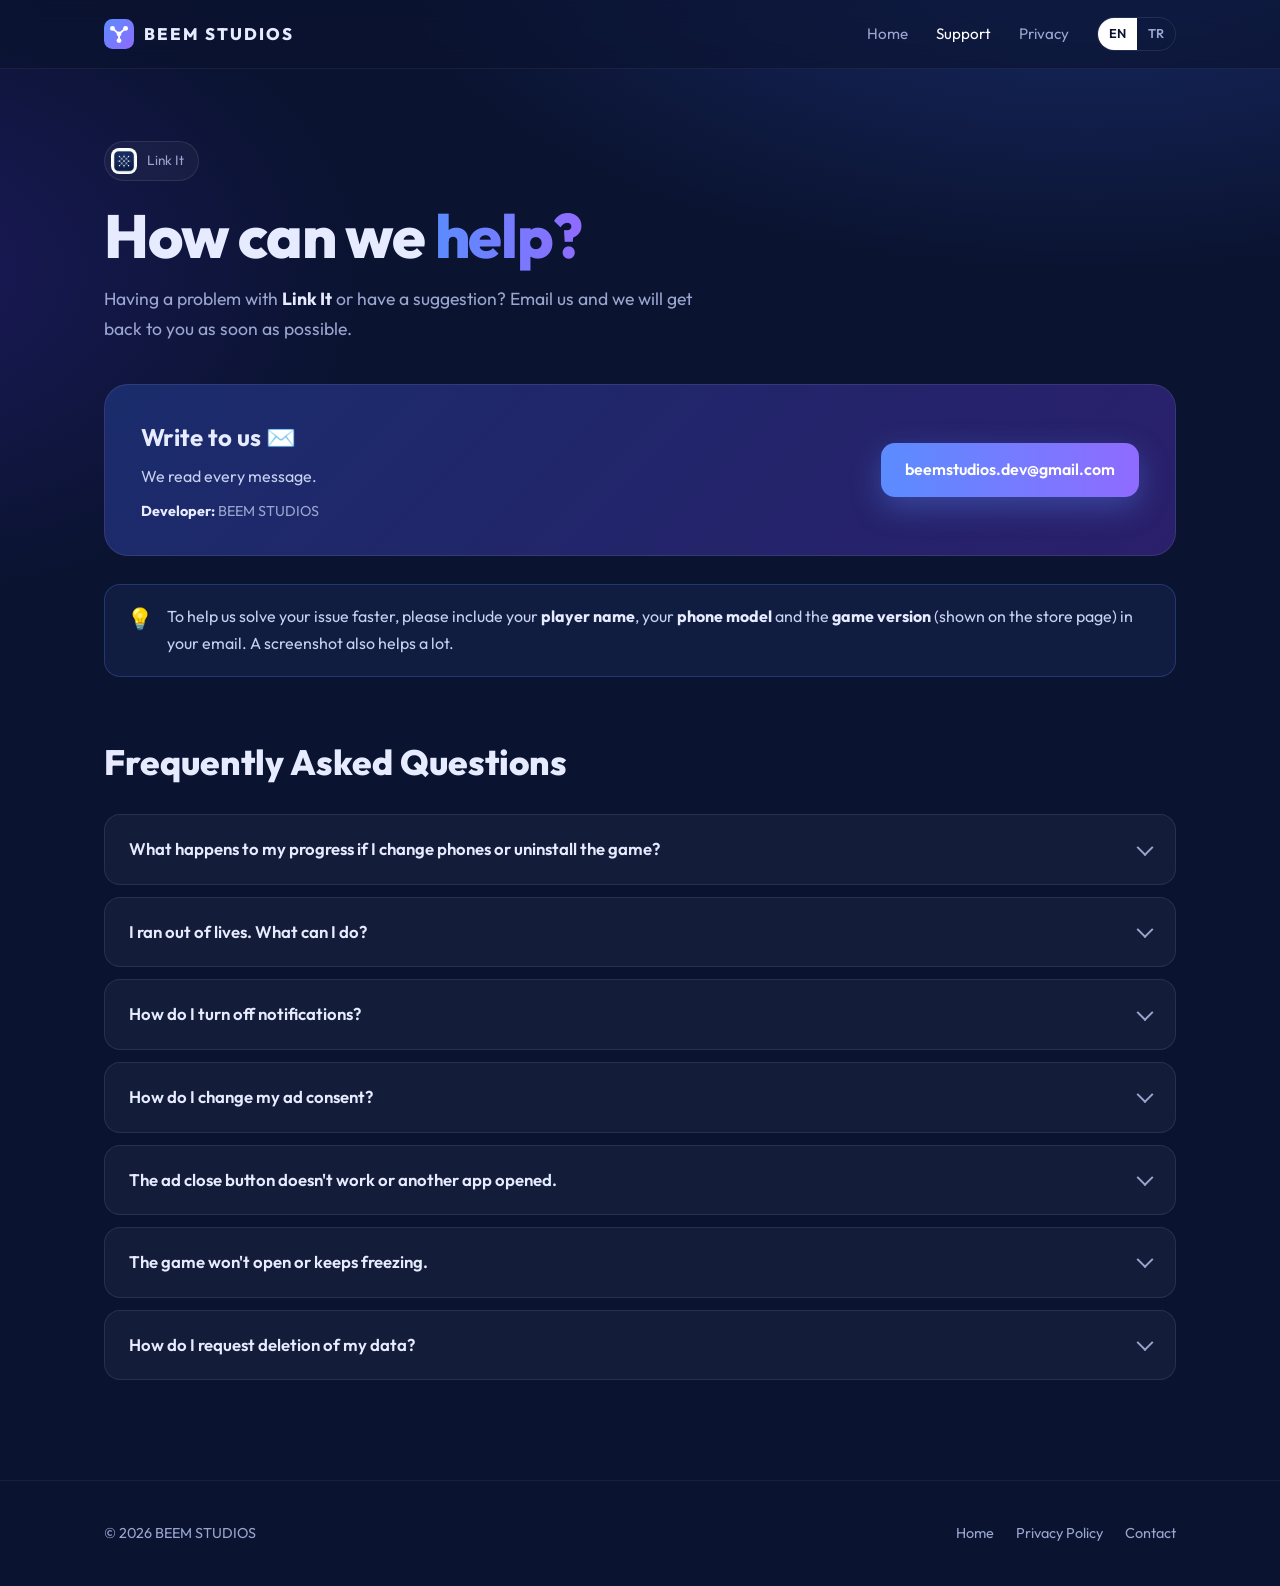
<file: support/index.html>
<!DOCTYPE html>
<html lang="tr">
<head>
    <meta charset="UTF-8">
    <meta name="viewport" content="width=device-width, initial-scale=1.0">
    <title>Support - BEEM STUDIOS</title>
    <meta name="description" content="Link It support and frequently asked questions. / Link It destek ve sıkça sorulan sorular.">
    <meta name="theme-color" content="#0a1330">
    <link rel="icon" type="image/png" href="/assets/linkit-icon.png">
    <link rel="apple-touch-icon" href="/assets/linkit-icon.png">
    <link rel="preconnect" href="https://fonts.googleapis.com">
    <link rel="preconnect" href="https://fonts.gstatic.com" crossorigin>
    <link href="https://fonts.googleapis.com/css2?family=Outfit:wght@400;500;600;700;800&display=swap" rel="stylesheet">
    <link rel="stylesheet" href="/assets/site.css">
</head>
<body data-title-tr="Destek - BEEM STUDIOS" data-title-en="Support - BEEM STUDIOS">

    <header>
        <div class="wrap">
            <nav>
                <a href="/" class="brand" aria-label="BEEM STUDIOS">
                    <svg viewBox="0 0 32 32" aria-hidden="true">
                        <defs>
                            <linearGradient id="bg" x1="0" y1="0" x2="1" y2="1">
                                <stop offset="0" stop-color="#5b8cff"/>
                                <stop offset="1" stop-color="#8f6bff"/>
                            </linearGradient>
                        </defs>
                        <rect width="32" height="32" rx="9" fill="url(#bg)"/>
                        <path d="M9 10 L16 16 L23 10 M16 16 L16 23" stroke="#fff" stroke-width="2" stroke-linecap="round" fill="none"/>
                        <circle cx="9" cy="10" r="2.6" fill="#fff"/>
                        <circle cx="23" cy="10" r="2.6" fill="#fff"/>
                        <circle cx="16" cy="16" r="2.6" fill="#fff"/>
                        <circle cx="16" cy="23" r="2.6" fill="#fff"/>
                    </svg>
                    <span class="hide-sm">BEEM STUDIOS</span>
                </a>
                <div class="nav-links">
                    <a href="/" class="hide-sm" data-tr="Ana Sayfa">Home</a>
                    <a href="/support/" aria-current="page" data-tr="Destek">Support</a>
                    <a href="/privacy/" data-tr="Gizlilik">Privacy</a>
                    <div class="lang" role="group" aria-label="Language">
                        <button type="button" data-lang="en">EN</button>
                        <button type="button" data-lang="tr">TR</button>
                    </div>
                </div>
            </nav>
        </div>
    </header>

    <main class="wrap">

        <!-- TÜRKÇE BÖLÜM -->
        <div id="tr" data-lang-block="tr" lang="tr">
            <section class="page-hero">
                <div class="crumb"><img src="/assets/linkit-icon.png" alt="">Link It</div>
                <h1>Nasıl <span class="grad">yardımcı olabiliriz?</span></h1>
                <p><strong>Link It</strong> ile ilgili bir sorun mu yaşıyorsunuz ya da bir öneriniz mi var? Bize e-postayla ulaşın, size en kısa sürede dönüş yapalım.</p>
            </section>

            <div class="contact-card">
                <div>
                    <h2>Bize yazın ✉️</h2>
                    <p>Her mesajı okuyoruz.</p>
                    <div class="meta"><strong>Geliştirici:</strong> BEEM STUDIOS</div>
                </div>
                <a class="btn btn-primary email" href="mailto:beemstudios.dev@gmail.com?subject=Link%20It%20Destek">beemstudios.dev@gmail.com</a>
            </div>

            <div class="tip">
                <span class="ic">💡</span>
                <p>Sorununuzu daha hızlı çözebilmemiz için e-postanıza lütfen <strong>oyuncu adınızı</strong>, <strong>telefon modelinizi</strong> ve <strong>oyunun sürümünü</strong> (mağaza sayfasında yazar) ekleyin. Ekran görüntüsü de çok yardımcı olur.</p>
            </div>

            <h2 class="section-title">Sıkça Sorulan Sorular</h2>
            <div class="faq">
                <details>
                    <summary>Telefonumu değiştirirsem veya oyunu silersem ilerlemem ne olur?</summary>
                    <p>İlerlemeniz cihazınızdaki oyuna bağlıdır. Oyunu silip yeniden yüklerseniz veya yeni bir telefona geçerseniz ilerlemeniz şu an için aktarılamaz ve oyun baştan başlar. Oyunu silmeden önce bunu göz önünde bulundurun.</p>
                </details>
                <details>
                    <summary>Canlarım bitti, ne yapabilirim?</summary>
                    <p>Canlar zamanla kendiliğinden dolar. Beklemek istemezseniz can penceresinden reklam izleyerek veya altınla can alabilirsiniz.</p>
                </details>
                <details>
                    <summary>Bildirimleri nasıl kapatırım?</summary>
                    <p>Oyun, bir süre oynamadığınızda günlük görev ve ödül hatırlatmaları gönderir. Bunları telefonunuzun <strong>Ayarlar → Bildirimler → Link It</strong> bölümünden kapatabilirsiniz.</p>
                </details>
                <details>
                    <summary>Reklam iznimi nasıl değiştiririm?</summary>
                    <p>Avrupa Ekonomik Alanı (AB), İngiltere veya İsviçre'deyseniz, oyundaki <strong>Ayarlar</strong> menüsünde bulunan <strong>kalkan simgeli Gizlilik</strong> butonundan reklam izninizi istediğiniz zaman değiştirebilirsiniz.</p>
                </details>
                <details>
                    <summary>Reklam kapatma butonu çalışmıyor veya başka bir uygulama açıldı.</summary>
                    <p>Reklamlar Google tarafından gösterilir. Bazı reklamlarda kapatma butonu birkaç saniye sonra belirir; butondan önce reklamın kendisine dokunmak, reklamı yapılan uygulamayı veya mağazayı açabilir. Sorun sürerse reklamın ekran görüntüsüyle bize yazın.</p>
                </details>
                <details>
                    <summary>Oyun açılmıyor veya takılıyor.</summary>
                    <p>Önce oyunu mağazadan en son sürüme güncelleyin ve telefonunuzu yeniden başlatın. Sorun devam ederse telefon modelinizi ve sorunu anlatan kısa bir açıklamayı bize e-postayla gönderin.</p>
                </details>
                <details>
                    <summary>Verilerimin silinmesini nasıl isterim?</summary>
                    <p><a href="mailto:beemstudios.dev@gmail.com?subject=Link%20It%20Veri%20Silme">beemstudios.dev@gmail.com</a> adresine oyundaki oyuncu adınızı yazarak e-posta gönderin. Verileriniz en geç 30 gün içinde silinir. Ayrıntılar için <a href="/privacy/">Gizlilik Politikası</a> sayfamıza bakabilirsiniz.</p>
                </details>
            </div>
        </div>

        <!-- İNGİLİZCE BÖLÜM -->
        <div id="en" data-lang-block="en" lang="en">
            <section class="page-hero">
                <div class="crumb"><img src="/assets/linkit-icon.png" alt="">Link It</div>
                <h1>How can we <span class="grad">help?</span></h1>
                <p>Having a problem with <strong>Link It</strong> or have a suggestion? Email us and we will get back to you as soon as possible.</p>
            </section>

            <div class="contact-card">
                <div>
                    <h2>Write to us ✉️</h2>
                    <p>We read every message.</p>
                    <div class="meta"><strong>Developer:</strong> BEEM STUDIOS</div>
                </div>
                <a class="btn btn-primary email" href="mailto:beemstudios.dev@gmail.com?subject=Link%20It%20Support">beemstudios.dev@gmail.com</a>
            </div>

            <div class="tip">
                <span class="ic">💡</span>
                <p>To help us solve your issue faster, please include your <strong>player name</strong>, your <strong>phone model</strong> and the <strong>game version</strong> (shown on the store page) in your email. A screenshot also helps a lot.</p>
            </div>

            <h2 class="section-title">Frequently Asked Questions</h2>
            <div class="faq">
                <details>
                    <summary>What happens to my progress if I change phones or uninstall the game?</summary>
                    <p>Your progress is tied to the game on your device. If you uninstall and reinstall the game or move to a new phone, your progress cannot be transferred at the moment and the game will start over. Please keep this in mind before uninstalling.</p>
                </details>
                <details>
                    <summary>I ran out of lives. What can I do?</summary>
                    <p>Lives refill automatically over time. If you don't want to wait, you can get a life from the lives window by watching an ad or spending gold.</p>
                </details>
                <details>
                    <summary>How do I turn off notifications?</summary>
                    <p>The game sends daily challenge and reward reminders when you haven't played for a while. You can turn them off in your phone's <strong>Settings → Notifications → Link It</strong>.</p>
                </details>
                <details>
                    <summary>How do I change my ad consent?</summary>
                    <p>If you are in the European Economic Area (EU), the United Kingdom or Switzerland, you can change your ad consent at any time using the <strong>Privacy</strong> button with the <strong>shield icon</strong> in the game's <strong>Settings</strong> menu.</p>
                </details>
                <details>
                    <summary>The ad close button doesn't work or another app opened.</summary>
                    <p>Ads are served by Google. On some ads the close button appears after a few seconds; tapping the ad itself before that may open the advertised app or the store. If the problem continues, email us with a screenshot of the ad.</p>
                </details>
                <details>
                    <summary>The game won't open or keeps freezing.</summary>
                    <p>First update the game to the latest version from the store and restart your phone. If the problem continues, email us your phone model and a short description of the issue.</p>
                </details>
                <details>
                    <summary>How do I request deletion of my data?</summary>
                    <p>Email <a href="mailto:beemstudios.dev@gmail.com?subject=Link%20It%20Data%20Deletion">beemstudios.dev@gmail.com</a> with your in-game player name. Your data will be deleted within 30 days. For details, see our <a href="/privacy/">Privacy Policy</a>.</p>
                </details>
            </div>
        </div>

    </main>

    <footer>
        <div class="wrap">
            <span>© <span id="year">2026</span> BEEM STUDIOS</span>
            <div class="links">
                <a href="/" data-tr="Ana Sayfa">Home</a>
                <a href="/privacy/" data-tr="Gizlilik Politikası">Privacy Policy</a>
                <a href="mailto:beemstudios.dev@gmail.com" data-tr="İletişim">Contact</a>
            </div>
        </div>
    </footer>

    <script src="/assets/site.js"></script>
</body>
</html>
</file>
<file: assets/site.css>
/* Shared styles for BEEM STUDIOS inner pages (support, privacy). */
:root {
    --bg: #0a1330;
    --card: rgba(255, 255, 255, 0.04);
    --card-border: rgba(255, 255, 255, 0.09);
    --text: #e6ebff;
    --body: #c7d0f0;
    --muted: #9aa6cf;
    --accent: #5b8cff;
    --accent-2: #8f6bff;
    --white: #ffffff;
    --radius: 20px;
}

* { box-sizing: border-box; }

html { scroll-behavior: smooth; scroll-padding-top: 90px; }

body {
    margin: 0;
    font-family: 'Outfit', -apple-system, BlinkMacSystemFont, 'Segoe UI', Roboto, sans-serif;
    color: var(--text);
    background: radial-gradient(1200px 600px at 85% -10%, #1a2c6b 0%, transparent 60%),
                radial-gradient(900px 600px at -10% 30%, #1b1a5a 0%, transparent 55%),
                var(--bg);
    background-attachment: fixed;
    line-height: 1.7;
    overflow-x: hidden;
}

a { color: inherit; text-decoration: none; }

.wrap {
    max-width: 1120px;
    margin: 0 auto;
    padding: 0 24px;
}

/* ---------- Nav ---------- */
header {
    position: sticky;
    top: 0;
    z-index: 20;
    backdrop-filter: blur(12px);
    -webkit-backdrop-filter: blur(12px);
    background: rgba(10, 19, 48, 0.6);
    border-bottom: 1px solid rgba(255, 255, 255, 0.06);
}

nav {
    display: flex;
    align-items: center;
    justify-content: space-between;
    height: 68px;
}

.brand {
    display: flex;
    align-items: center;
    gap: 10px;
    font-weight: 800;
    letter-spacing: 0.12em;
    font-size: 1.05rem;
    white-space: nowrap;
}

.brand svg { width: 30px; height: 30px; }

.nav-links {
    display: flex;
    align-items: center;
    gap: 28px;
    font-size: 0.95rem;
    color: var(--muted);
}

.nav-links a:hover,
.nav-links a[aria-current="page"] { color: var(--white); }

.lang {
    display: flex;
    border: 1px solid var(--card-border);
    border-radius: 999px;
    overflow: hidden;
}

.lang button {
    background: none;
    border: 0;
    color: var(--muted);
    font: inherit;
    font-size: 0.8rem;
    font-weight: 600;
    padding: 5px 11px;
    cursor: pointer;
}

.lang button.active {
    background: var(--white);
    color: var(--bg);
}

/* ---------- Page hero ---------- */
.page-hero {
    padding: 72px 0 40px;
}

.crumb {
    display: inline-flex;
    align-items: center;
    gap: 10px;
    padding: 6px 14px 6px 6px;
    border: 1px solid var(--card-border);
    background: var(--card);
    border-radius: 999px;
    color: var(--muted);
    font-size: 0.85rem;
    margin-bottom: 22px;
}

.crumb img {
    width: 26px;
    height: 26px;
    border-radius: 8px;
}

.page-hero h1 {
    font-size: clamp(2.3rem, 6vw, 3.8rem);
    line-height: 1.1;
    margin: 0 0 14px;
    font-weight: 800;
    letter-spacing: -0.02em;
}

.page-hero p {
    color: var(--muted);
    font-size: 1.1rem;
    max-width: 620px;
    margin: 0;
}

.grad {
    background: linear-gradient(90deg, var(--accent), var(--accent-2));
    -webkit-background-clip: text;
    background-clip: text;
    color: transparent;
}

/* ---------- Buttons ---------- */
.btn {
    display: inline-flex;
    align-items: center;
    gap: 10px;
    padding: 13px 24px;
    border-radius: 14px;
    font-weight: 600;
    transition: transform 0.15s ease, background 0.15s ease;
}

.btn:hover { transform: translateY(-2px); }

.btn-primary {
    background: linear-gradient(90deg, var(--accent), var(--accent-2));
    color: var(--white);
    box-shadow: 0 10px 30px rgba(91, 140, 255, 0.35);
}

/* ---------- Cards / content ---------- */
.card {
    padding: 36px;
    border-radius: 24px;
    background: var(--card);
    border: 1px solid var(--card-border);
}

.contact-card {
    display: flex;
    align-items: center;
    justify-content: space-between;
    flex-wrap: wrap;
    gap: 24px;
    padding: 32px 36px;
    border-radius: 24px;
    background: linear-gradient(135deg, #1a2c6b, #2a1f6b);
    border: 1px solid var(--card-border);
    margin-bottom: 28px;
}

.contact-card h2 {
    margin: 0 0 6px;
    font-size: 1.5rem;
}

.contact-card p {
    margin: 0;
    color: var(--body);
    max-width: 520px;
}

.contact-card .meta {
    font-size: 0.9rem;
    color: var(--muted);
    margin-top: 8px;
}

.btn.email { word-break: break-all; }

.tip {
    display: flex;
    gap: 14px;
    padding: 18px 22px;
    border-radius: 16px;
    background: rgba(91, 140, 255, 0.08);
    border: 1px solid rgba(91, 140, 255, 0.25);
    color: var(--body);
    margin-bottom: 56px;
}

.tip .ic { font-size: 1.3rem; line-height: 1.5; }

.tip p { margin: 0; }

.section-title {
    font-size: clamp(1.6rem, 3.5vw, 2.2rem);
    font-weight: 800;
    margin: 0 0 22px;
}

strong { color: var(--text); }

.prose a,
.faq a,
.tip a {
    color: #9db8ff;
    border-bottom: 1px solid rgba(157, 184, 255, 0.35);
}

.prose a:hover,
.faq a:hover { color: var(--white); border-color: var(--white); }

/* ---------- FAQ accordion ---------- */
.faq {
    display: grid;
    gap: 12px;
}

.faq details {
    border-radius: 16px;
    background: var(--card);
    border: 1px solid var(--card-border);
    transition: background 0.15s ease, border-color 0.15s ease;
}

.faq details[open] {
    background: rgba(255, 255, 255, 0.06);
    border-color: rgba(91, 140, 255, 0.35);
}

.faq summary {
    list-style: none;
    cursor: pointer;
    padding: 20px 56px 20px 24px;
    font-weight: 600;
    font-size: 1.05rem;
    position: relative;
}

.faq summary::-webkit-details-marker { display: none; }

.faq summary::after {
    content: "";
    position: absolute;
    right: 24px;
    top: 50%;
    width: 10px;
    height: 10px;
    border-right: 2px solid var(--muted);
    border-bottom: 2px solid var(--muted);
    transform: translateY(-70%) rotate(45deg);
    transition: transform 0.2s ease;
}

.faq details[open] summary::after { transform: translateY(-30%) rotate(-135deg); }

.faq details p {
    margin: 0;
    padding: 0 24px 22px;
    color: var(--body);
}

/* ---------- Legal doc layout ---------- */
.doc {
    display: grid;
    grid-template-columns: 240px 1fr;
    gap: 40px;
    align-items: start;
}

.toc {
    position: sticky;
    top: 92px;
    font-size: 0.9rem;
}

.toc .label {
    text-transform: uppercase;
    letter-spacing: 0.1em;
    font-size: 0.72rem;
    color: var(--muted);
    margin-bottom: 10px;
}

.toc ol {
    list-style: none;
    margin: 0;
    padding: 0;
    border-left: 1px solid var(--card-border);
}

.toc a {
    display: block;
    padding: 6px 0 6px 16px;
    margin-left: -1px;
    color: var(--muted);
    border-left: 2px solid transparent;
    line-height: 1.4;
}

.toc a:hover { color: var(--white); }

.toc a.active {
    color: var(--white);
    border-left-color: var(--accent);
}

.prose {
    color: var(--body);
    font-size: 1.02rem;
}

.prose .updated {
    display: inline-block;
    padding: 4px 12px;
    border-radius: 999px;
    background: var(--card);
    border: 1px solid var(--card-border);
    font-size: 0.85rem;
    color: var(--muted);
    margin: 0 0 20px;
}

.prose h3 {
    color: var(--text);
    font-size: 1.3rem;
    margin: 44px 0 12px;
    padding-top: 28px;
    border-top: 1px solid rgba(255, 255, 255, 0.06);
}

.prose ul { padding-left: 20px; }

.prose li { margin-bottom: 0.6em; }

.prose li::marker { color: var(--accent); }

.prose .contact-info {
    padding: 18px 22px;
    border-radius: 16px;
    background: rgba(91, 140, 255, 0.08);
    border: 1px solid rgba(91, 140, 255, 0.25);
}

/* ---------- Language blocks ---------- */
[data-lang-block] { display: none; }
[data-lang-block].shown { display: block; }

/* ---------- Footer ---------- */
footer {
    margin-top: 100px;
    padding: 40px 0;
    border-top: 1px solid rgba(255, 255, 255, 0.06);
    color: var(--muted);
    font-size: 0.9rem;
}

footer .wrap {
    display: flex;
    justify-content: space-between;
    flex-wrap: wrap;
    gap: 16px;
}

footer .links {
    display: flex;
    gap: 22px;
}

footer a:hover { color: var(--white); }

/* ---------- Responsive ---------- */
@media (max-width: 900px) {
    .doc { grid-template-columns: 1fr; }
    .toc { display: none; }
}

@media (max-width: 640px) {
    .wrap { padding: 0 16px; }
    .nav-links { gap: 16px; }
    .hide-sm { display: none; }
    .page-hero { padding: 48px 0 28px; }
    .contact-card { padding: 26px 22px; }
    .contact-card .btn { width: 100%; justify-content: center; }
    .faq summary { padding: 18px 48px 18px 18px; font-size: 1rem; }
    .faq details p { padding: 0 18px 18px; }
}

@media (prefers-reduced-motion: reduce) {
    html { scroll-behavior: auto; }
}
</file>
